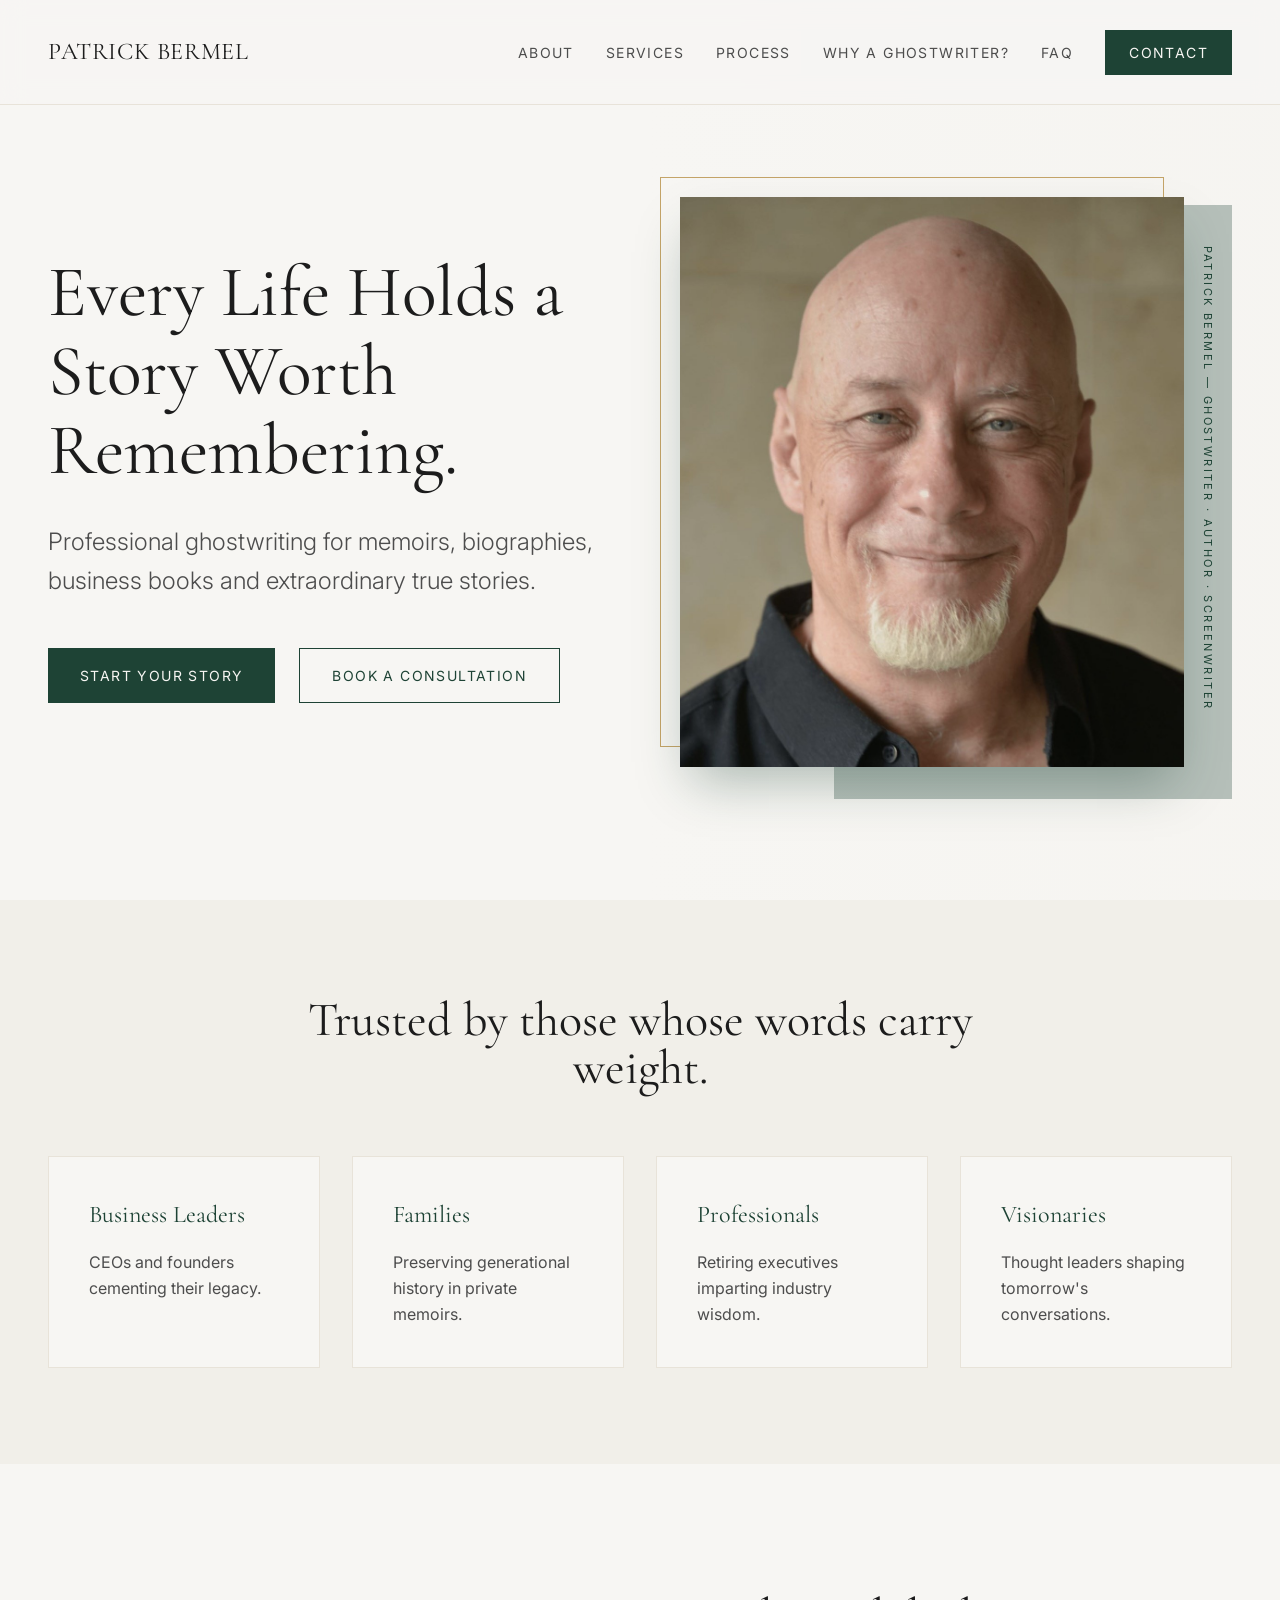
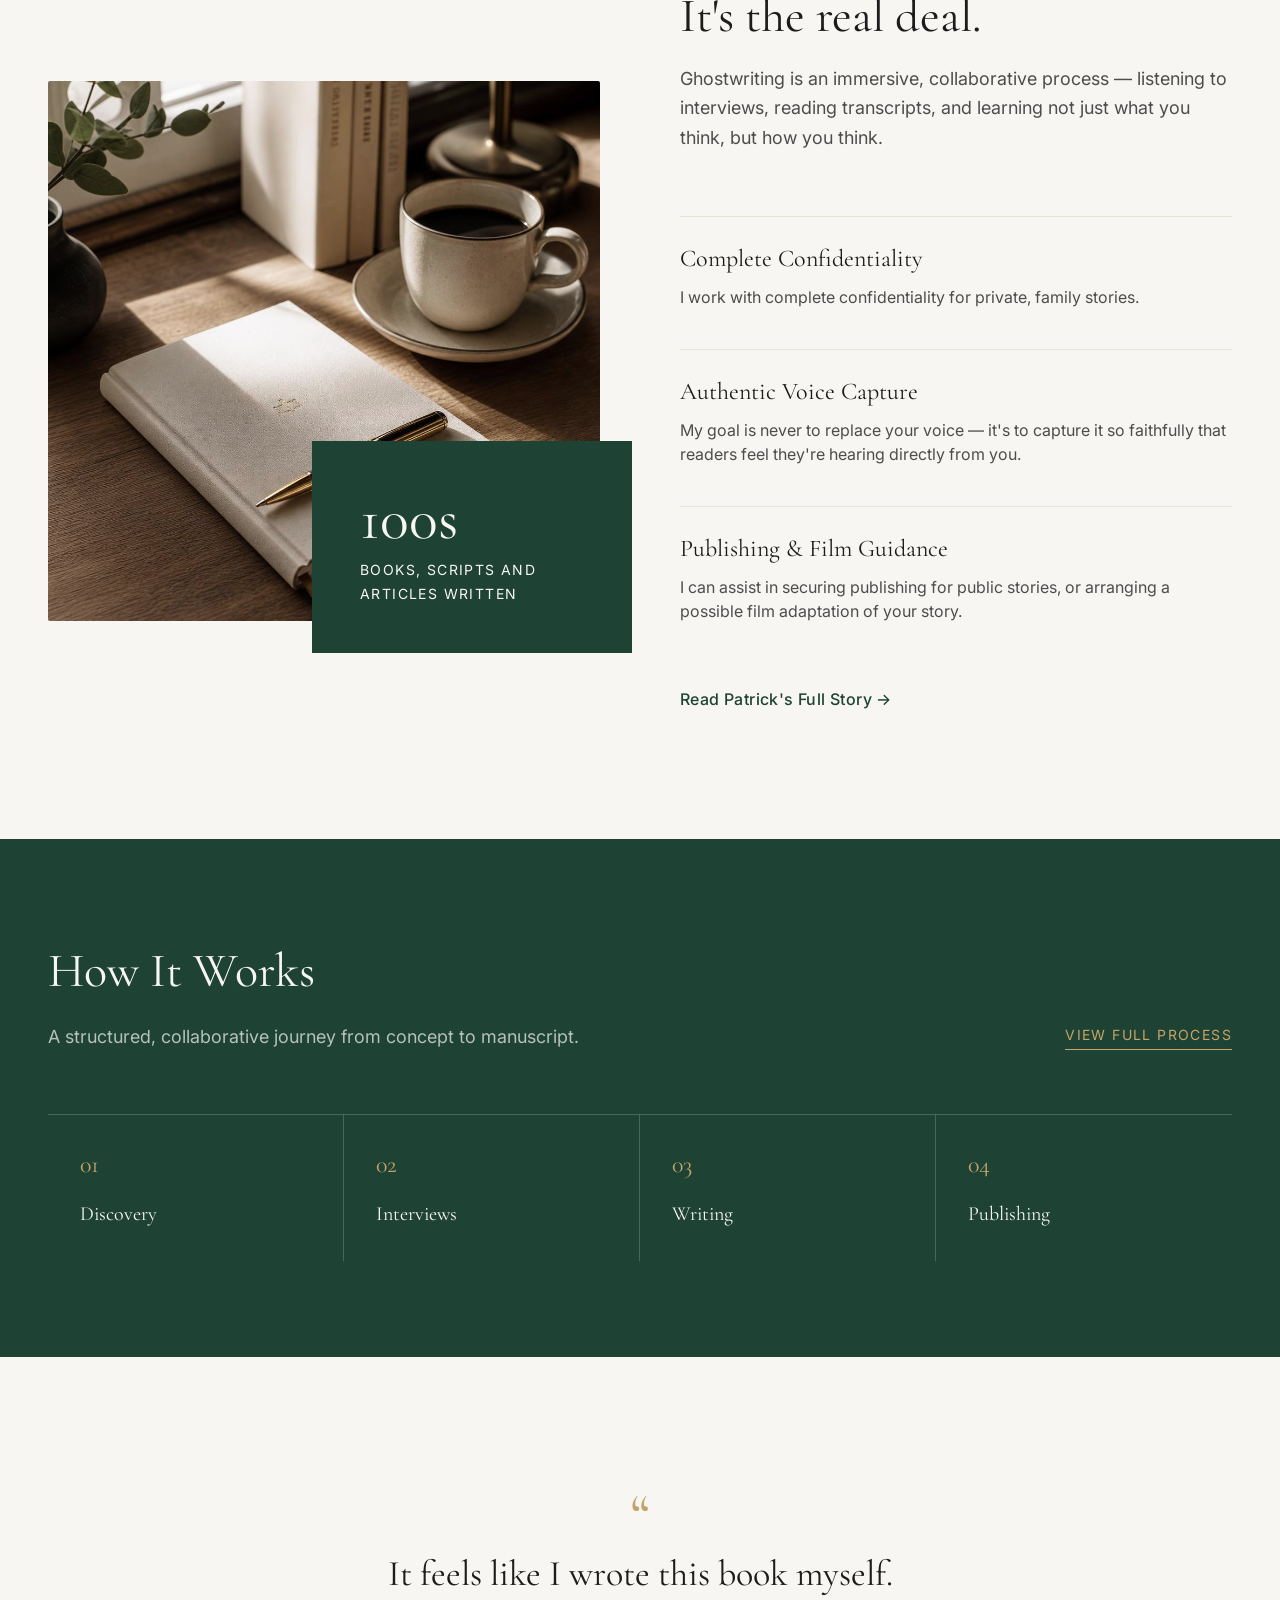
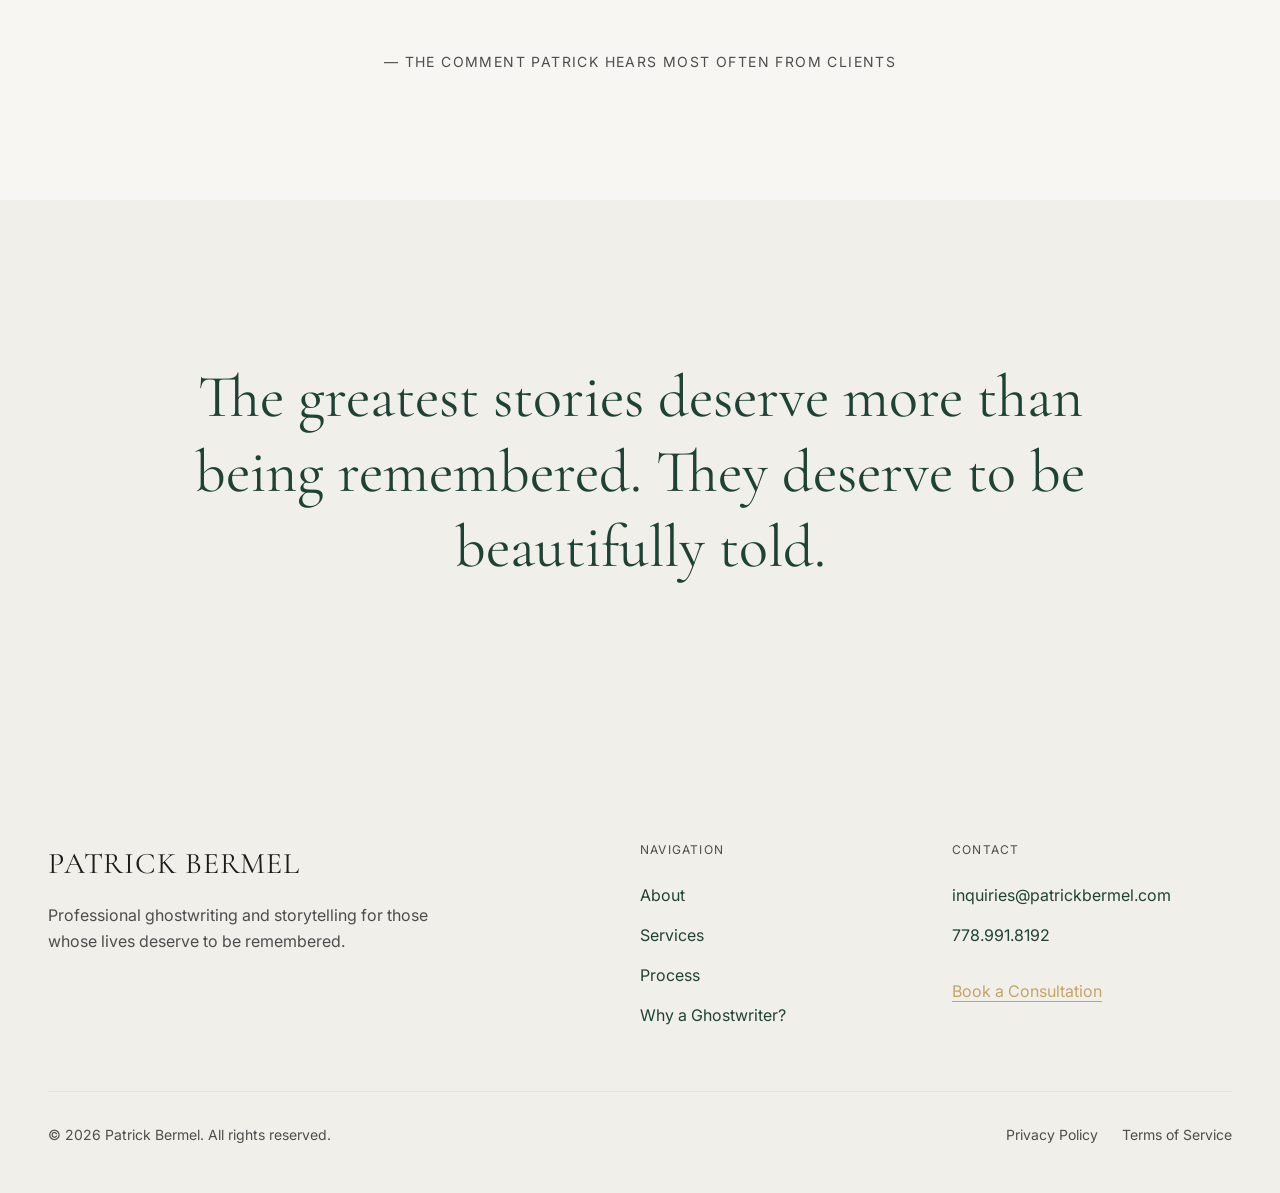
<file: index.html>
<!DOCTYPE html>
<html lang="en">
<head>
  <meta charset="UTF-8">
  <meta name="viewport" content="width=device-width, initial-scale=1.0, maximum-scale=1">
  <title>Patrick Bermel — Ghostwriter</title>
  <meta name="description" content="Patrick Bermel is a professional ghostwriter for memoirs, biographies, business books and extraordinary true stories.">
  <link rel="preconnect" href="https://fonts.googleapis.com">
  <link rel="preconnect" href="https://fonts.gstatic.com" crossorigin>
  <link href="https://fonts.googleapis.com/css2?family=Cormorant+Garamond:ital,wght@0,300;0,400;0,500;0,600;0,700;1,400;1,600&family=Inter:wght@300;400;500;600&display=swap" rel="stylesheet">
  <link rel="stylesheet" href="css/style.css">
  <link rel="preload" as="image" href="images/portrait.jpg">
  <script type="application/ld+json">
  {
    "@context": "https://schema.org",
    "@type": "Person",
    "name": "Patrick Bermel",
    "jobTitle": "Professional Ghostwriter",
    "description": "Professional ghostwriting for memoirs, biographies, business books and extraordinary true stories.",
    "telephone": "+1-778-991-8192",
    "email": "inquiries@patrickbermel.com",
    "image": "images/portrait.jpg"
  }
  </script>
</head>
<body>
  <a class="skip-link" href="#main">Skip to content</a>

  <header class="navbar">
    <div class="navbar-inner">
      <a href="index.html" class="brand">Patrick Bermel</a>
      <nav class="nav-desktop" aria-label="Main">
        <a class="nav-link" href="about.html">About</a>
        <a class="nav-link" href="services.html">Services</a>
        <a class="nav-link" href="process.html">Process</a>
        <a class="nav-link" href="why-hire-a-ghostwriter.html">Why a Ghostwriter?</a>
        <a class="nav-link" href="faq.html">FAQ</a>
        <a class="nav-contact" href="contact.html">Contact</a>
      </nav>
      <button class="nav-toggle" aria-expanded="false" aria-controls="nav-mobile" aria-label="Menu">
        <svg width="24" height="24" viewBox="0 0 24 24" fill="none" stroke="currentColor" stroke-width="2" stroke-linecap="round"><line x1="4" y1="7" x2="20" y2="7"/><line x1="4" y1="12" x2="20" y2="12"/><line x1="4" y1="17" x2="20" y2="17"/></svg>
      </button>
    </div>
    <div class="nav-mobile" id="nav-mobile">
      <div class="nav-mobile-inner">
        <a class="nav-link" href="about.html">About</a>
        <a class="nav-link" href="services.html">Services</a>
        <a class="nav-link" href="process.html">Process</a>
        <a class="nav-link" href="why-hire-a-ghostwriter.html">Why a Ghostwriter?</a>
        <a class="nav-link" href="faq.html">FAQ</a>
        <a class="nav-contact" href="contact.html">Contact</a>
      </div>
    </div>
  </header>

  <main id="main">

    <!-- Hero -->
    <section class="hero px-page">
      <div class="hero-gradient" aria-hidden="true"></div>
      <div class="hero-grid">
        <div class="hero-copy reveal">
          <h1>Every Life Holds a Story Worth Remembering.</h1>
          <p class="hero-sub">Professional ghostwriting for memoirs, biographies, business books and extraordinary true stories.</p>
          <div class="hero-actions">
            <a class="btn btn-primary" href="contact.html">Start Your Story</a>
            <a class="btn btn-outline" href="contact.html">Book a Consultation</a>
          </div>
        </div>
        <div class="hero-media reveal" style="--reveal-delay: 0.2s">
          <div class="portrait-scene">
            <div class="portrait-panel" aria-hidden="true"></div>
            <div class="portrait-line" aria-hidden="true"></div>
            <figure class="portrait-frame">
              <img src="images/portrait.jpg" alt="Patrick Bermel - Ghostwriter" width="1259" height="1231" fetchpriority="high">
            </figure>
            <span class="portrait-label" aria-hidden="true">Patrick Bermel — Ghostwriter · Author · Screenwriter</span>
          </div>
        </div>
      </div>
    </section>

    <!-- Who I Help -->
    <section class="py-24 px-page bg-secondary">
      <div class="max-w-7xl">
        <h2 class="section-title-center reveal">Trusted by those whose words carry weight.</h2>
        <div class="audience-grid">
          <div class="audience-card reveal">
            <h3>Business Leaders</h3>
            <p>CEOs and founders cementing their legacy.</p>
          </div>
          <div class="audience-card reveal" style="--reveal-delay: 0.1s">
            <h3>Families</h3>
            <p>Preserving generational history in private memoirs.</p>
          </div>
          <div class="audience-card reveal" style="--reveal-delay: 0.2s">
            <h3>Professionals</h3>
            <p>Retiring executives imparting industry wisdom.</p>
          </div>
          <div class="audience-card reveal" style="--reveal-delay: 0.3s">
            <h3>Visionaries</h3>
            <p>Thought leaders shaping tomorrow's conversations.</p>
          </div>
        </div>
      </div>
    </section>

    <!-- The invisible hand -->
    <section class="py-32 px-page">
      <div class="split-section">
        <div class="split-media reveal">
          <img src="images/desk.jpg" alt="Writer's Desk" loading="lazy">
          <div class="stat-box">
            <span class="stat-num">100s</span>
            <span class="stat-label">Books, scripts and articles written</span>
          </div>
        </div>
        <div class="split-copy">
          <div class="reveal">
            <h2>It's the real deal.</h2>
            <p class="split-lede">Ghostwriting is an immersive, collaborative process — listening to interviews, reading transcripts, and learning not just what you think, but how you think.</p>
          </div>
          <div class="feature-list">
            <div class="feature-item reveal" style="--reveal-delay: 0.1s">
              <h4>Complete Confidentiality</h4>
              <p>I work with complete confidentiality for private, family stories.</p>
            </div>
            <div class="feature-item reveal" style="--reveal-delay: 0.2s">
              <h4>Authentic Voice Capture</h4>
              <p>My goal is never to replace your voice — it's to capture it so faithfully that readers feel they're hearing directly from you.</p>
            </div>
            <div class="feature-item reveal" style="--reveal-delay: 0.3s">
              <h4>Publishing &amp; Film Guidance</h4>
              <p>I can assist in securing publishing for public stories, or arranging a possible film adaptation of your story.</p>
            </div>
          </div>
          <div class="reveal" style="--reveal-delay: 0.4s">
            <a class="text-link" href="about.html">Read Patrick's Full Story →</a>
          </div>
        </div>
      </div>
    </section>

    <!-- How It Works -->
    <section class="py-24 px-page bg-primary">
      <div class="max-w-7xl">
        <div class="how-head reveal">
          <div>
            <h2>How It Works</h2>
            <p>A structured, collaborative journey from concept to manuscript.</p>
          </div>
          <a class="how-link" href="process.html">View Full Process</a>
        </div>
        <div class="how-grid">
          <div class="how-step reveal">
            <span class="step-num">01</span>
            <h4>Discovery</h4>
          </div>
          <div class="how-step reveal" style="--reveal-delay: 0.1s">
            <span class="step-num">02</span>
            <h4>Interviews</h4>
          </div>
          <div class="how-step reveal" style="--reveal-delay: 0.2s">
            <span class="step-num">03</span>
            <h4>Writing</h4>
          </div>
          <div class="how-step reveal" style="--reveal-delay: 0.3s">
            <span class="step-num">04</span>
            <h4>Publishing</h4>
          </div>
        </div>
      </div>
    </section>

    <!-- Testimonial -->
    <section class="py-32 px-page">
      <div class="testimonial">
        <div class="reveal">
          <span class="quote-mark" aria-hidden="true">&ldquo;</span>
          <blockquote>
            <p>It feels like I wrote this book myself.</p>
          </blockquote>
          <div class="attribution">— The comment Patrick hears most often from clients</div>
        </div>
      </div>
    </section>

    <!-- Big quote -->
    <section class="py-40 px-page bg-secondary">
      <div class="big-quote reveal">
        <h2>The greatest stories deserve more than being remembered. They deserve to be beautifully told.</h2>
      </div>
    </section>

  </main>

  <footer class="footer">
    <div class="footer-grid">
      <div class="footer-brand">
        <a href="index.html" class="brand-mark">Patrick Bermel</a>
        <p>Professional ghostwriting and storytelling for those whose lives deserve to be remembered.</p>
      </div>
      <div>
        <h4>Navigation</h4>
        <ul>
          <li><a href="about.html">About</a></li>
          <li><a href="services.html">Services</a></li>
          <li><a href="process.html">Process</a></li>
          <li><a href="why-hire-a-ghostwriter.html">Why a Ghostwriter?</a></li>
        </ul>
      </div>
      <div>
        <h4>Contact</h4>
        <ul>
          <li><a href="mailto:inquiries@patrickbermel.com">inquiries@patrickbermel.com</a></li>
          <li><a href="tel:+17789918192">778.991.8192</a></li>
          <li style="padding-top: 1rem"><a class="book-link" href="contact.html">Book a Consultation</a></li>
        </ul>
      </div>
    </div>
    <div class="footer-bottom">
      <p>© <span data-year>2026</span> Patrick Bermel. All rights reserved.</p>
      <div class="legal">
        <a href="#">Privacy Policy</a>
        <a href="#">Terms of Service</a>
      </div>
    </div>
  </footer>

  <script src="js/main.js" defer></script>
</body>
</html>
</file>
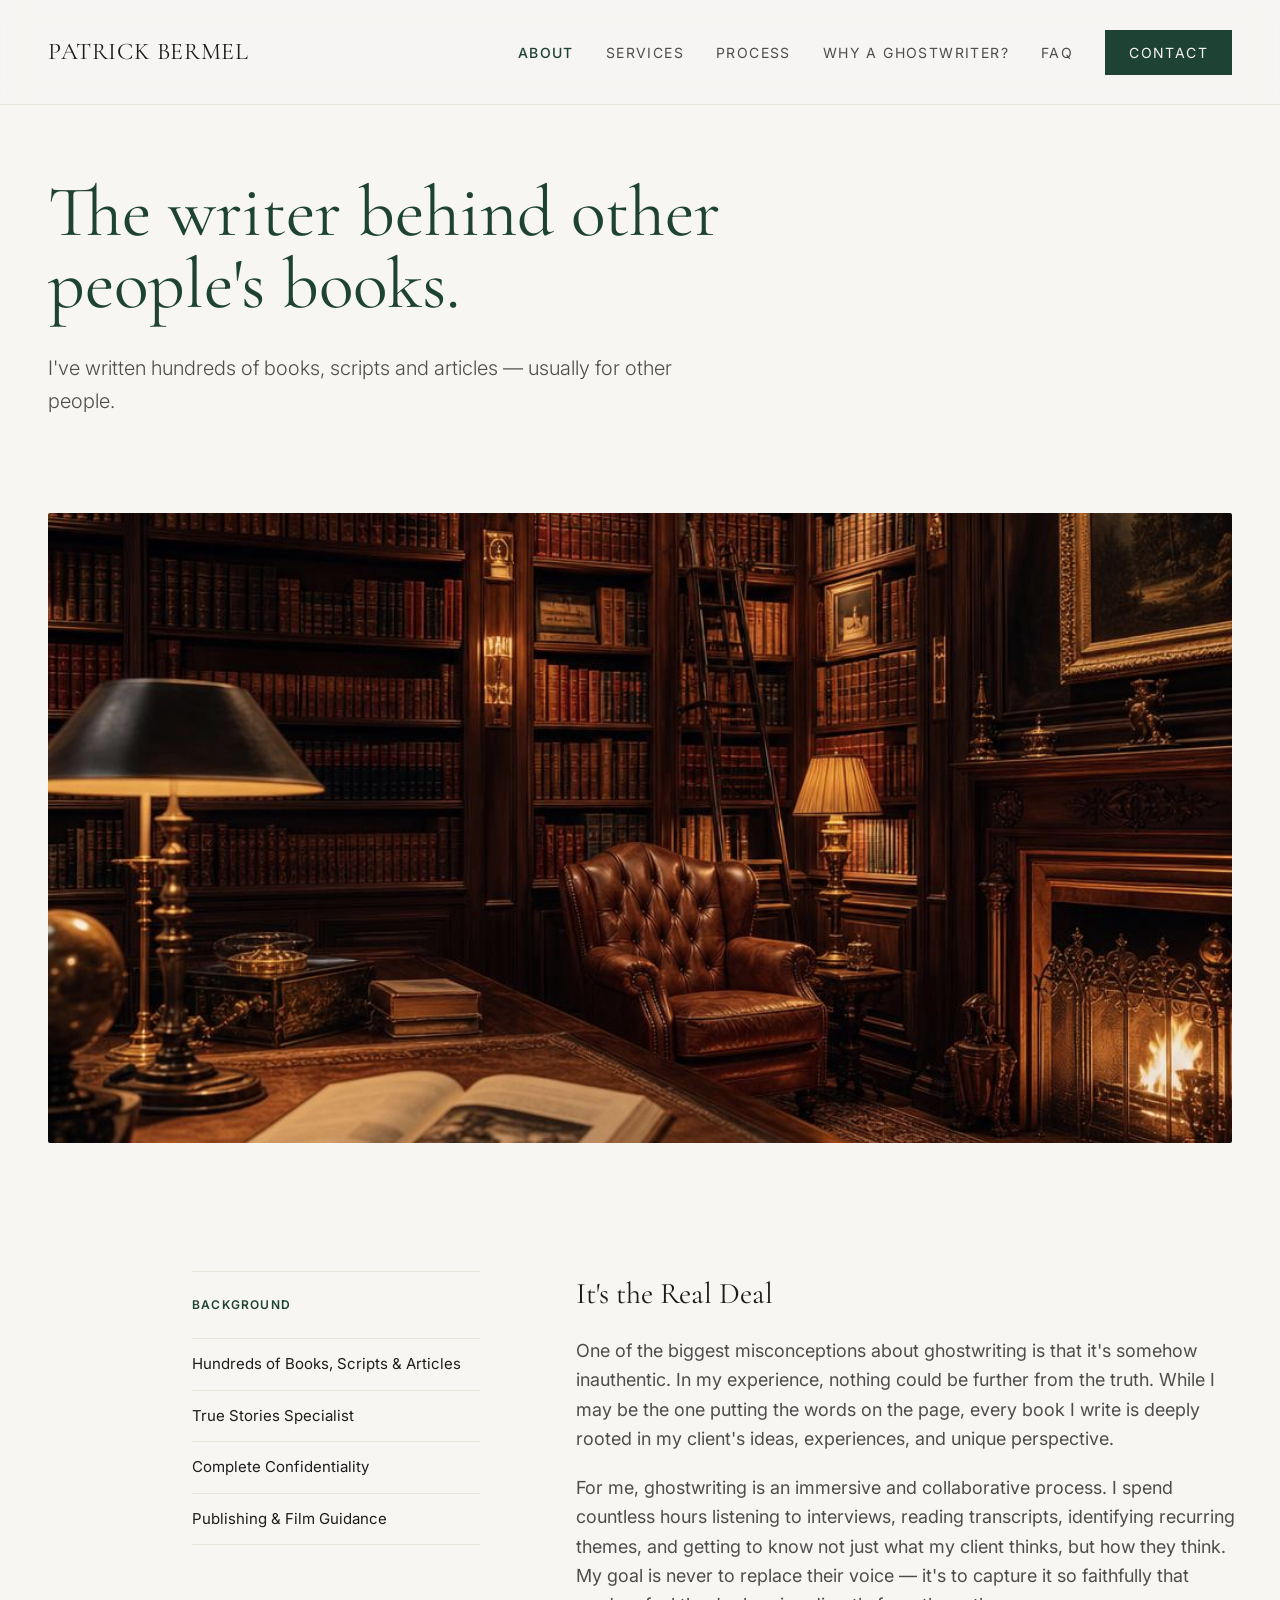
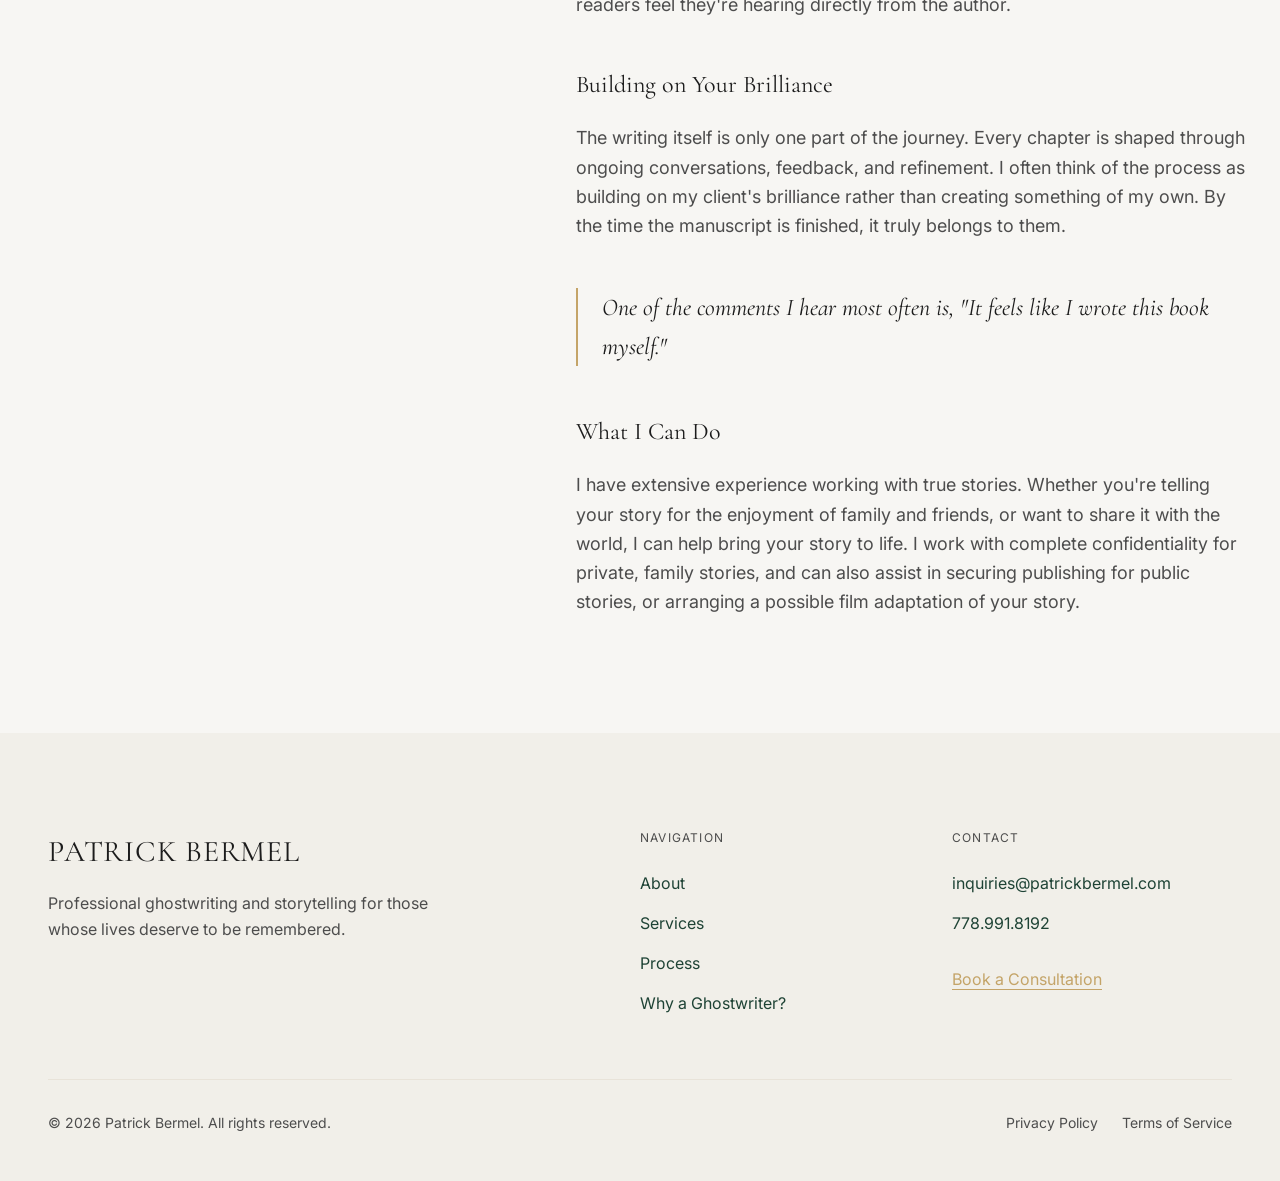
<file: about.html>
<!DOCTYPE html>
<html lang="en">
<head>
  <meta charset="UTF-8">
  <meta name="viewport" content="width=device-width, initial-scale=1.0, maximum-scale=1">
  <title>About — Patrick Bermel — Ghostwriter</title>
  <meta name="description" content="Patrick Bermel has written hundreds of books, scripts and articles — usually for other people. The writer behind other people's books.">
  <link rel="preconnect" href="https://fonts.googleapis.com">
  <link rel="preconnect" href="https://fonts.gstatic.com" crossorigin>
  <link href="https://fonts.googleapis.com/css2?family=Cormorant+Garamond:ital,wght@0,300;0,400;0,500;0,600;0,700;1,400;1,600&family=Inter:wght@300;400;500;600&display=swap" rel="stylesheet">
  <link rel="stylesheet" href="css/style.css">
</head>
<body>
  <a class="skip-link" href="#main">Skip to content</a>

  <header class="navbar">
    <div class="navbar-inner">
      <a href="index.html" class="brand">Patrick Bermel</a>
      <nav class="nav-desktop" aria-label="Main">
        <a class="nav-link" href="about.html" aria-current="page">About</a>
        <a class="nav-link" href="services.html">Services</a>
        <a class="nav-link" href="process.html">Process</a>
        <a class="nav-link" href="why-hire-a-ghostwriter.html">Why a Ghostwriter?</a>
        <a class="nav-link" href="faq.html">FAQ</a>
        <a class="nav-contact" href="contact.html">Contact</a>
      </nav>
      <button class="nav-toggle" aria-expanded="false" aria-controls="nav-mobile" aria-label="Menu">
        <svg width="24" height="24" viewBox="0 0 24 24" fill="none" stroke="currentColor" stroke-width="2" stroke-linecap="round"><line x1="4" y1="7" x2="20" y2="7"/><line x1="4" y1="12" x2="20" y2="12"/><line x1="4" y1="17" x2="20" y2="17"/></svg>
      </button>
    </div>
    <div class="nav-mobile" id="nav-mobile">
      <div class="nav-mobile-inner">
        <a class="nav-link" href="about.html" aria-current="page">About</a>
        <a class="nav-link" href="services.html">Services</a>
        <a class="nav-link" href="process.html">Process</a>
        <a class="nav-link" href="why-hire-a-ghostwriter.html">Why a Ghostwriter?</a>
        <a class="nav-link" href="faq.html">FAQ</a>
        <a class="nav-contact" href="contact.html">Contact</a>
      </div>
    </div>
  </header>

  <main id="main" class="page-wrap">

    <section class="px-page page-head">
      <div class="max-w-7xl">
        <h1 class="reveal" style="max-width: 56rem">The writer behind other people's books.</h1>
        <p class="page-sub reveal" style="--reveal-delay: 0.1s; font-size: 1.25rem; max-width: 42rem">I've written hundreds of books, scripts and articles — usually for other people.</p>
      </div>
    </section>

    <section class="px-page image-band">
      <div class="band-frame reveal">
        <img src="images/library.jpg" alt="Library" loading="lazy">
      </div>
    </section>

    <section class="px-page">
      <div class="about-grid">
        <aside class="about-aside">
          <div class="aside-box reveal">
            <h3>Background</h3>
            <ul>
              <li>Hundreds of Books, Scripts &amp; Articles</li>
              <li>True Stories Specialist</li>
              <li>Complete Confidentiality</li>
              <li>Publishing &amp; Film Guidance</li>
            </ul>
          </div>
        </aside>
        <article class="about-prose">
          <div class="reveal">
            <h2>It's the Real Deal</h2>
            <p>One of the biggest misconceptions about ghostwriting is that it's somehow inauthentic. In my experience, nothing could be further from the truth. While I may be the one putting the words on the page, every book I write is deeply rooted in my client's ideas, experiences, and unique perspective.</p>
            <p>For me, ghostwriting is an immersive and collaborative process. I spend countless hours listening to interviews, reading transcripts, identifying recurring themes, and getting to know not just what my client thinks, but how they think. My goal is never to replace their voice — it's to capture it so faithfully that readers feel they're hearing directly from the author.</p>
          </div>
          <div class="reveal">
            <h3>Building on Your Brilliance</h3>
            <p>The writing itself is only one part of the journey. Every chapter is shaped through ongoing conversations, feedback, and refinement. I often think of the process as building on my client's brilliance rather than creating something of my own. By the time the manuscript is finished, it truly belongs to them.</p>
            <blockquote>
              <p>One of the comments I hear most often is, "It feels like I wrote this book myself."</p>
            </blockquote>
          </div>
          <div class="reveal">
            <h3>What I Can Do</h3>
            <p>I have extensive experience working with true stories. Whether you're telling your story for the enjoyment of family and friends, or want to share it with the world, I can help bring your story to life. I work with complete confidentiality for private, family stories, and can also assist in securing publishing for public stories, or arranging a possible film adaptation of your story.</p>
          </div>
        </article>
      </div>
    </section>

  </main>

  <footer class="footer">
    <div class="footer-grid">
      <div class="footer-brand">
        <a href="index.html" class="brand-mark">Patrick Bermel</a>
        <p>Professional ghostwriting and storytelling for those whose lives deserve to be remembered.</p>
      </div>
      <div>
        <h4>Navigation</h4>
        <ul>
          <li><a href="about.html">About</a></li>
          <li><a href="services.html">Services</a></li>
          <li><a href="process.html">Process</a></li>
          <li><a href="why-hire-a-ghostwriter.html">Why a Ghostwriter?</a></li>
        </ul>
      </div>
      <div>
        <h4>Contact</h4>
        <ul>
          <li><a href="mailto:inquiries@patrickbermel.com">inquiries@patrickbermel.com</a></li>
          <li><a href="tel:+17789918192">778.991.8192</a></li>
          <li style="padding-top: 1rem"><a class="book-link" href="contact.html">Book a Consultation</a></li>
        </ul>
      </div>
    </div>
    <div class="footer-bottom">
      <p>© <span data-year>2026</span> Patrick Bermel. All rights reserved.</p>
      <div class="legal">
        <a href="#">Privacy Policy</a>
        <a href="#">Terms of Service</a>
      </div>
    </div>
  </footer>

  <script src="js/main.js" defer></script>
</body>
</html>
</file>
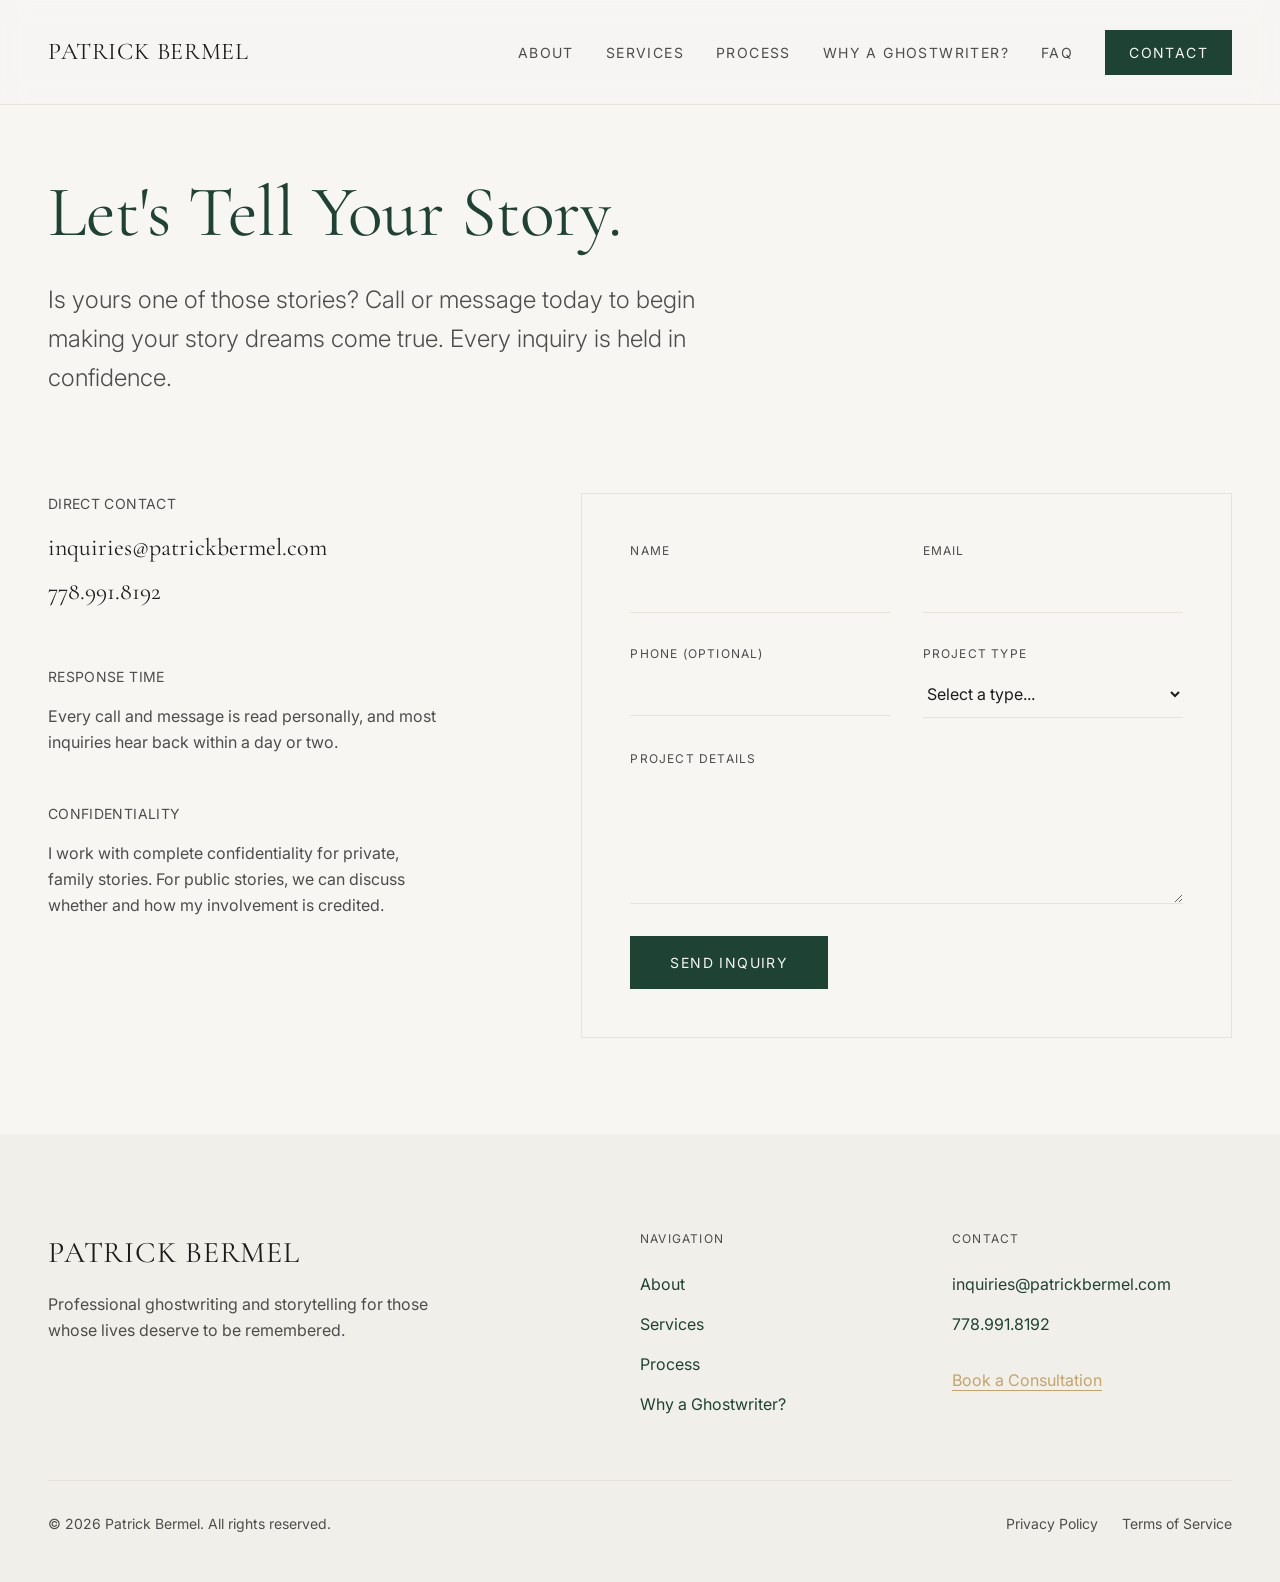
<file: contact.html>
<!DOCTYPE html>
<html lang="en">
<head>
  <meta charset="UTF-8">
  <meta name="viewport" content="width=device-width, initial-scale=1.0, maximum-scale=1">
  <title>Contact — Patrick Bermel — Ghostwriter</title>
  <meta name="description" content="Let's tell your story. All inquiries are held in strict confidence. Book a consultation with professional ghostwriter Patrick Bermel.">
  <link rel="preconnect" href="https://fonts.googleapis.com">
  <link rel="preconnect" href="https://fonts.gstatic.com" crossorigin>
  <link href="https://fonts.googleapis.com/css2?family=Cormorant+Garamond:ital,wght@0,300;0,400;0,500;0,600;0,700;1,400;1,600&family=Inter:wght@300;400;500;600&display=swap" rel="stylesheet">
  <link rel="stylesheet" href="css/style.css">
</head>
<body>
  <a class="skip-link" href="#main">Skip to content</a>

  <header class="navbar">
    <div class="navbar-inner">
      <a href="index.html" class="brand">Patrick Bermel</a>
      <nav class="nav-desktop" aria-label="Main">
        <a class="nav-link" href="about.html">About</a>
        <a class="nav-link" href="services.html">Services</a>
        <a class="nav-link" href="process.html">Process</a>
        <a class="nav-link" href="why-hire-a-ghostwriter.html">Why a Ghostwriter?</a>
        <a class="nav-link" href="faq.html">FAQ</a>
        <a class="nav-contact" href="contact.html">Contact</a>
      </nav>
      <button class="nav-toggle" aria-expanded="false" aria-controls="nav-mobile" aria-label="Menu">
        <svg width="24" height="24" viewBox="0 0 24 24" fill="none" stroke="currentColor" stroke-width="2" stroke-linecap="round"><line x1="4" y1="7" x2="20" y2="7"/><line x1="4" y1="12" x2="20" y2="12"/><line x1="4" y1="17" x2="20" y2="17"/></svg>
      </button>
    </div>
    <div class="nav-mobile" id="nav-mobile">
      <div class="nav-mobile-inner">
        <a class="nav-link" href="about.html">About</a>
        <a class="nav-link" href="services.html">Services</a>
        <a class="nav-link" href="process.html">Process</a>
        <a class="nav-link" href="why-hire-a-ghostwriter.html">Why a Ghostwriter?</a>
        <a class="nav-link" href="faq.html">FAQ</a>
        <a class="nav-contact" href="contact.html">Contact</a>
      </div>
    </div>
  </header>

  <main id="main" class="page-wrap">

    <section class="px-page page-head">
      <div class="max-w-7xl">
        <h1 class="reveal" style="max-width: 56rem">Let's Tell Your Story.</h1>
        <p class="page-sub reveal" style="--reveal-delay: 0.1s; max-width: 42rem">Is yours one of those stories? Call or message today to begin making your story dreams come true. Every inquiry is held in confidence.</p>
      </div>
    </section>

    <section class="px-page">
      <div class="contact-grid">

        <div class="contact-info">
          <div class="reveal">
            <h4>Direct Contact</h4>
            <a class="contact-big" href="mailto:inquiries@patrickbermel.com">inquiries@patrickbermel.com</a>
            <a class="contact-big" href="tel:+17789918192">778.991.8192</a>
          </div>
          <div class="reveal" style="--reveal-delay: 0.1s">
            <h4>Response Time</h4>
            <p>Every call and message is read personally, and most inquiries hear back within a day or two.</p>
          </div>
          <div class="reveal" style="--reveal-delay: 0.2s">
            <h4>Confidentiality</h4>
            <p class="conf-note">I work with complete confidentiality for private, family stories. For public stories, we can discuss whether and how my involvement is credited.</p>
          </div>
        </div>

        <div class="contact-form-col">
          <form id="contact-form" class="contact-form reveal" novalidate>
            <div class="form-row">
              <div class="form-field">
                <label for="cf-name">Name</label>
                <input type="text" id="cf-name" name="name" autocomplete="name" required>
              </div>
              <div class="form-field">
                <label for="cf-email">Email</label>
                <input type="email" id="cf-email" name="email" autocomplete="email" required>
              </div>
            </div>
            <div class="form-row">
              <div class="form-field">
                <label for="cf-phone">Phone (Optional)</label>
                <input type="tel" id="cf-phone" name="phone" autocomplete="tel">
              </div>
              <div class="form-field">
                <label for="cf-type">Project Type</label>
                <select id="cf-type" name="project-type" required>
                  <option value="">Select a type...</option>
                  <option>Memoir / Biography</option>
                  <option>Business Book / Thought Leadership</option>
                  <option>Family History</option>
                  <option>Publishing / Film Consulting</option>
                  <option>Other</option>
                </select>
              </div>
            </div>
            <div class="form-field">
              <label for="cf-message">Project Details</label>
              <textarea id="cf-message" name="message" required></textarea>
            </div>
            <button type="submit" class="btn btn-primary">Send Inquiry</button>
          </form>

          <div class="form-success" id="form-success" role="status">
            <h3>Thank you.</h3>
            <p>Your inquiry has been received. Patrick reads every message personally and will reply soon — usually within one to two business days.</p>
            <p>If you'd rather talk now: <a href="tel:+17789918192" style="color: var(--accent); text-decoration: underline; text-underline-offset: 4px">778.991.8192</a></p>
          </div>
        </div>

      </div>
    </section>

  </main>

  <footer class="footer">
    <div class="footer-grid">
      <div class="footer-brand">
        <a href="index.html" class="brand-mark">Patrick Bermel</a>
        <p>Professional ghostwriting and storytelling for those whose lives deserve to be remembered.</p>
      </div>
      <div>
        <h4>Navigation</h4>
        <ul>
          <li><a href="about.html">About</a></li>
          <li><a href="services.html">Services</a></li>
          <li><a href="process.html">Process</a></li>
          <li><a href="why-hire-a-ghostwriter.html">Why a Ghostwriter?</a></li>
        </ul>
      </div>
      <div>
        <h4>Contact</h4>
        <ul>
          <li><a href="mailto:inquiries@patrickbermel.com">inquiries@patrickbermel.com</a></li>
          <li><a href="tel:+17789918192">778.991.8192</a></li>
          <li style="padding-top: 1rem"><a class="book-link" href="contact.html">Book a Consultation</a></li>
        </ul>
      </div>
    </div>
    <div class="footer-bottom">
      <p>© <span data-year>2026</span> Patrick Bermel. All rights reserved.</p>
      <div class="legal">
        <a href="#">Privacy Policy</a>
        <a href="#">Terms of Service</a>
      </div>
    </div>
  </footer>

  <script src="js/main.js" defer></script>
</body>
</html>
</file>
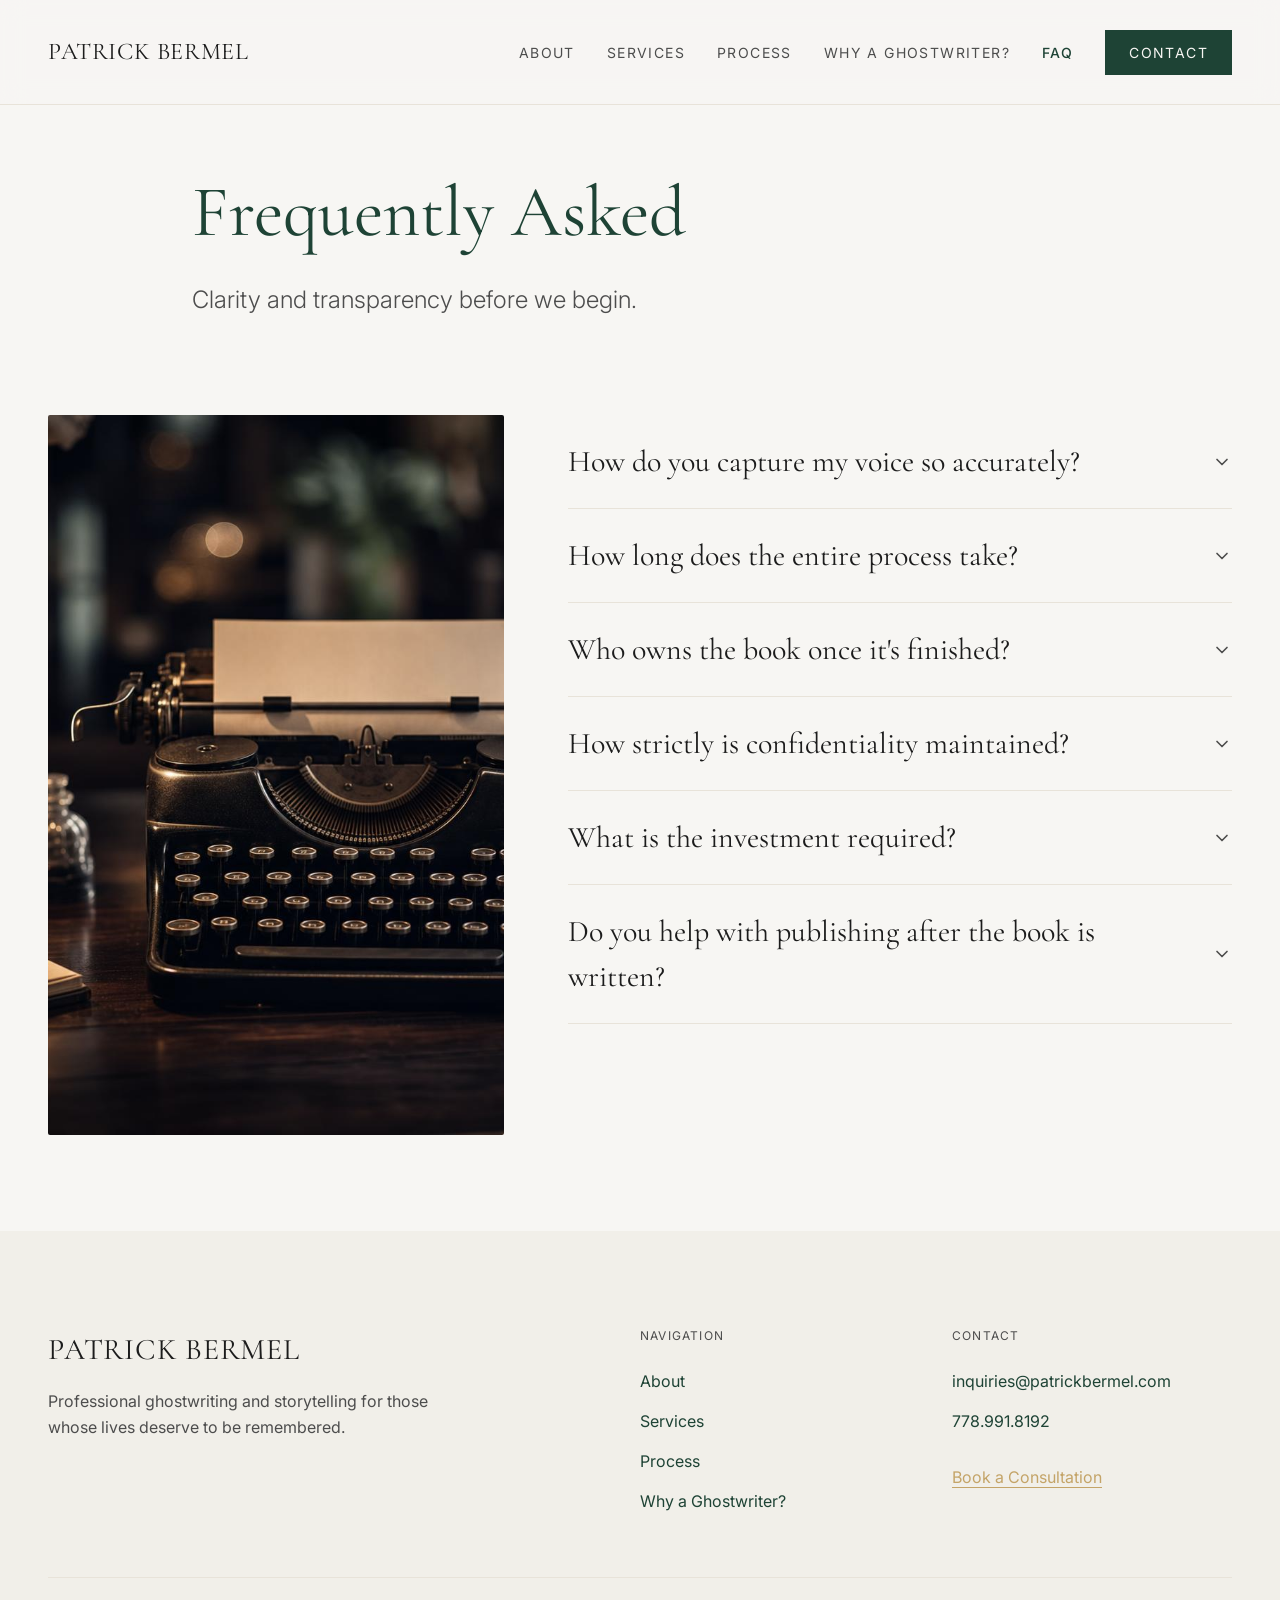
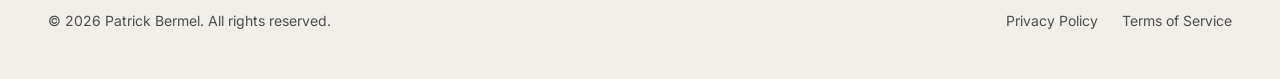
<file: faq.html>
<!DOCTYPE html>
<html lang="en">
<head>
  <meta charset="UTF-8">
  <meta name="viewport" content="width=device-width, initial-scale=1.0, maximum-scale=1">
  <title>FAQ — Patrick Bermel — Ghostwriter</title>
  <meta name="description" content="Clarity and transparency before we begin. Answers on voice capture, timelines, ownership, confidentiality, investment and publishing.">
  <link rel="preconnect" href="https://fonts.googleapis.com">
  <link rel="preconnect" href="https://fonts.gstatic.com" crossorigin>
  <link href="https://fonts.googleapis.com/css2?family=Cormorant+Garamond:ital,wght@0,300;0,400;0,500;0,600;0,700;1,400;1,600&family=Inter:wght@300;400;500;600&display=swap" rel="stylesheet">
  <link rel="stylesheet" href="css/style.css">
  <script type="application/ld+json">
  {
    "@context": "https://schema.org",
    "@type": "FAQPage",
    "mainEntity": [
      {"@type": "Question", "name": "How do you capture my voice so accurately?", "acceptedAnswer": {"@type": "Answer", "text": "My goal is never to replace your voice — it's to capture it so faithfully that readers feel they're hearing directly from you. I spend countless hours listening to interviews and reading transcripts, identifying recurring themes and getting to know not just what you think, but how you think. One of the comments I hear most often is, 'It feels like I wrote this book myself.'"}},
      {"@type": "Question", "name": "How long does the entire process take?", "acceptedAnswer": {"@type": "Answer", "text": "From our first conversation to a completed manuscript, most projects take between eight and twelve months, depending on the complexity of the book and your schedule. Occasionally a shorter project comes together much more quickly — I once completed a shorter manuscript in three months, published a month later. The exception, not the rule."}},
      {"@type": "Question", "name": "Who owns the book once it's finished?", "acceptedAnswer": {"@type": "Answer", "text": "It's yours. The book is built around your ideas, your experiences and your voice, and by the time the manuscript is finished, it truly belongs to you."}},
      {"@type": "Question", "name": "How strictly is confidentiality maintained?", "acceptedAnswer": {"@type": "Answer", "text": "I work with complete confidentiality for private, family stories, and every conversation is treated accordingly. For public stories, we can also discuss whether and how my involvement is credited."}},
      {"@type": "Question", "name": "What is the investment required?", "acceptedAnswer": {"@type": "Answer", "text": "Hiring a professional ghostwriter is a significant investment, and it's worth knowing what to expect. According to Reedsy, a professionally ghostwritten nonfiction book — memoirs, biographies, and similar projects — typically costs between $18,000 and $50,000. I take on a limited number of projects at a time, which allows me to offer experienced, professional ghostwriting at a more affordable rate than that industry standard. If your project feels like the right fit, reach out and let's talk — together we'll find a price and payment plan that works for you."}},
      {"@type": "Question", "name": "Do you help with publishing after the book is written?", "acceptedAnswer": {"@type": "Answer", "text": "Yes. For stories meant for the world, I can assist in securing publishing for public stories, or arranging a possible film adaptation of your story."}}
    ]
  }
  </script>
</head>
<body>
  <a class="skip-link" href="#main">Skip to content</a>

  <header class="navbar">
    <div class="navbar-inner">
      <a href="index.html" class="brand">Patrick Bermel</a>
      <nav class="nav-desktop" aria-label="Main">
        <a class="nav-link" href="about.html">About</a>
        <a class="nav-link" href="services.html">Services</a>
        <a class="nav-link" href="process.html">Process</a>
        <a class="nav-link" href="why-hire-a-ghostwriter.html">Why a Ghostwriter?</a>
        <a class="nav-link" href="faq.html" aria-current="page">FAQ</a>
        <a class="nav-contact" href="contact.html">Contact</a>
      </nav>
      <button class="nav-toggle" aria-expanded="false" aria-controls="nav-mobile" aria-label="Menu">
        <svg width="24" height="24" viewBox="0 0 24 24" fill="none" stroke="currentColor" stroke-width="2" stroke-linecap="round"><line x1="4" y1="7" x2="20" y2="7"/><line x1="4" y1="12" x2="20" y2="12"/><line x1="4" y1="17" x2="20" y2="17"/></svg>
      </button>
    </div>
    <div class="nav-mobile" id="nav-mobile">
      <div class="nav-mobile-inner">
        <a class="nav-link" href="about.html">About</a>
        <a class="nav-link" href="services.html">Services</a>
        <a class="nav-link" href="process.html">Process</a>
        <a class="nav-link" href="why-hire-a-ghostwriter.html">Why a Ghostwriter?</a>
        <a class="nav-link" href="faq.html" aria-current="page">FAQ</a>
        <a class="nav-contact" href="contact.html">Contact</a>
      </div>
    </div>
  </header>

  <main id="main" class="page-wrap">

    <section class="px-page page-head">
      <div class="max-w-4xl">
        <h1 class="reveal">Frequently Asked</h1>
        <p class="page-sub reveal" style="--reveal-delay: 0.1s">Clarity and transparency before we begin.</p>
      </div>
    </section>

    <section class="px-page">
      <div class="faq-grid">
        <div class="faq-media">
          <div class="sticky-frame reveal">
            <img src="images/typewriter.jpg" alt="Typewriter" loading="lazy">
          </div>
        </div>
        <div class="faq-accordion reveal">
          <div class="accordion">

            <div class="accordion-item">
              <h2 style="display: contents"><button class="accordion-trigger" aria-expanded="false">How do you capture my voice so accurately?<svg viewBox="0 0 24 24" fill="none" stroke="currentColor" stroke-width="2" stroke-linecap="round" stroke-linejoin="round" aria-hidden="true"><polyline points="6 9 12 15 18 9"/></svg></button></h2>
              <div class="accordion-content"><div class="accordion-content-inner">
                <p>My goal is never to replace your voice — it's to capture it so faithfully that readers feel they're hearing directly from you. I spend countless hours listening to interviews and reading transcripts, identifying recurring themes and getting to know not just what you think, but how you think.</p>
                <p>One of the comments I hear most often is, "It feels like I wrote this book myself."</p>
              </div></div>
            </div>

            <div class="accordion-item">
              <h2 style="display: contents"><button class="accordion-trigger" aria-expanded="false">How long does the entire process take?<svg viewBox="0 0 24 24" fill="none" stroke="currentColor" stroke-width="2" stroke-linecap="round" stroke-linejoin="round" aria-hidden="true"><polyline points="6 9 12 15 18 9"/></svg></button></h2>
              <div class="accordion-content"><div class="accordion-content-inner">
                <p>From our first conversation to a completed manuscript, most projects take between eight and twelve months, depending on the complexity of the book and your schedule. Occasionally a shorter project comes together much more quickly — I once completed a shorter manuscript in three months, published a month later. The exception, not the rule, but proof it can move quickly when circumstances allow.</p>
              </div></div>
            </div>

            <div class="accordion-item">
              <h2 style="display: contents"><button class="accordion-trigger" aria-expanded="false">Who owns the book once it's finished?<svg viewBox="0 0 24 24" fill="none" stroke="currentColor" stroke-width="2" stroke-linecap="round" stroke-linejoin="round" aria-hidden="true"><polyline points="6 9 12 15 18 9"/></svg></button></h2>
              <div class="accordion-content"><div class="accordion-content-inner">
                <p>It's yours. The book is built around your ideas, your experiences and your voice, and by the time the manuscript is finished, it truly belongs to you.</p>
              </div></div>
            </div>

            <div class="accordion-item">
              <h2 style="display: contents"><button class="accordion-trigger" aria-expanded="false">How strictly is confidentiality maintained?<svg viewBox="0 0 24 24" fill="none" stroke="currentColor" stroke-width="2" stroke-linecap="round" stroke-linejoin="round" aria-hidden="true"><polyline points="6 9 12 15 18 9"/></svg></button></h2>
              <div class="accordion-content"><div class="accordion-content-inner">
                <p>I work with complete confidentiality for private, family stories, and every conversation is treated accordingly. For public stories, we can also discuss whether and how my involvement is credited.</p>
              </div></div>
            </div>

            <div class="accordion-item">
              <h2 style="display: contents"><button class="accordion-trigger" aria-expanded="false">What is the investment required?<svg viewBox="0 0 24 24" fill="none" stroke="currentColor" stroke-width="2" stroke-linecap="round" stroke-linejoin="round" aria-hidden="true"><polyline points="6 9 12 15 18 9"/></svg></button></h2>
              <div class="accordion-content"><div class="accordion-content-inner">
                <p>Hiring a professional ghostwriter is a significant investment, and it's worth knowing what to expect. According to Reedsy, a professionally ghostwritten nonfiction book — memoirs, biographies, and similar projects — typically costs between $18,000 and $50,000.</p>
                <p>I take on a limited number of projects at a time, which allows me to offer experienced, professional ghostwriting at a more affordable rate than that industry standard. If your project feels like the right fit, reach out and let's talk — together we'll find a price and payment plan that works for you.</p>
              </div></div>
            </div>

            <div class="accordion-item">
              <h2 style="display: contents"><button class="accordion-trigger" aria-expanded="false">Do you help with publishing after the book is written?<svg viewBox="0 0 24 24" fill="none" stroke="currentColor" stroke-width="2" stroke-linecap="round" stroke-linejoin="round" aria-hidden="true"><polyline points="6 9 12 15 18 9"/></svg></button></h2>
              <div class="accordion-content"><div class="accordion-content-inner">
                <p>Yes. For stories meant for the world, I can assist in securing publishing for public stories, or arranging a possible film adaptation of your story.</p>
              </div></div>
            </div>

          </div>
        </div>
      </div>
    </section>

  </main>

  <footer class="footer">
    <div class="footer-grid">
      <div class="footer-brand">
        <a href="index.html" class="brand-mark">Patrick Bermel</a>
        <p>Professional ghostwriting and storytelling for those whose lives deserve to be remembered.</p>
      </div>
      <div>
        <h4>Navigation</h4>
        <ul>
          <li><a href="about.html">About</a></li>
          <li><a href="services.html">Services</a></li>
          <li><a href="process.html">Process</a></li>
          <li><a href="why-hire-a-ghostwriter.html">Why a Ghostwriter?</a></li>
        </ul>
      </div>
      <div>
        <h4>Contact</h4>
        <ul>
          <li><a href="mailto:inquiries@patrickbermel.com">inquiries@patrickbermel.com</a></li>
          <li><a href="tel:+17789918192">778.991.8192</a></li>
          <li style="padding-top: 1rem"><a class="book-link" href="contact.html">Book a Consultation</a></li>
        </ul>
      </div>
    </div>
    <div class="footer-bottom">
      <p>© <span data-year>2026</span> Patrick Bermel. All rights reserved.</p>
      <div class="legal">
        <a href="#">Privacy Policy</a>
        <a href="#">Terms of Service</a>
      </div>
    </div>
  </footer>

  <script src="js/main.js" defer></script>
</body>
</html>
</file>
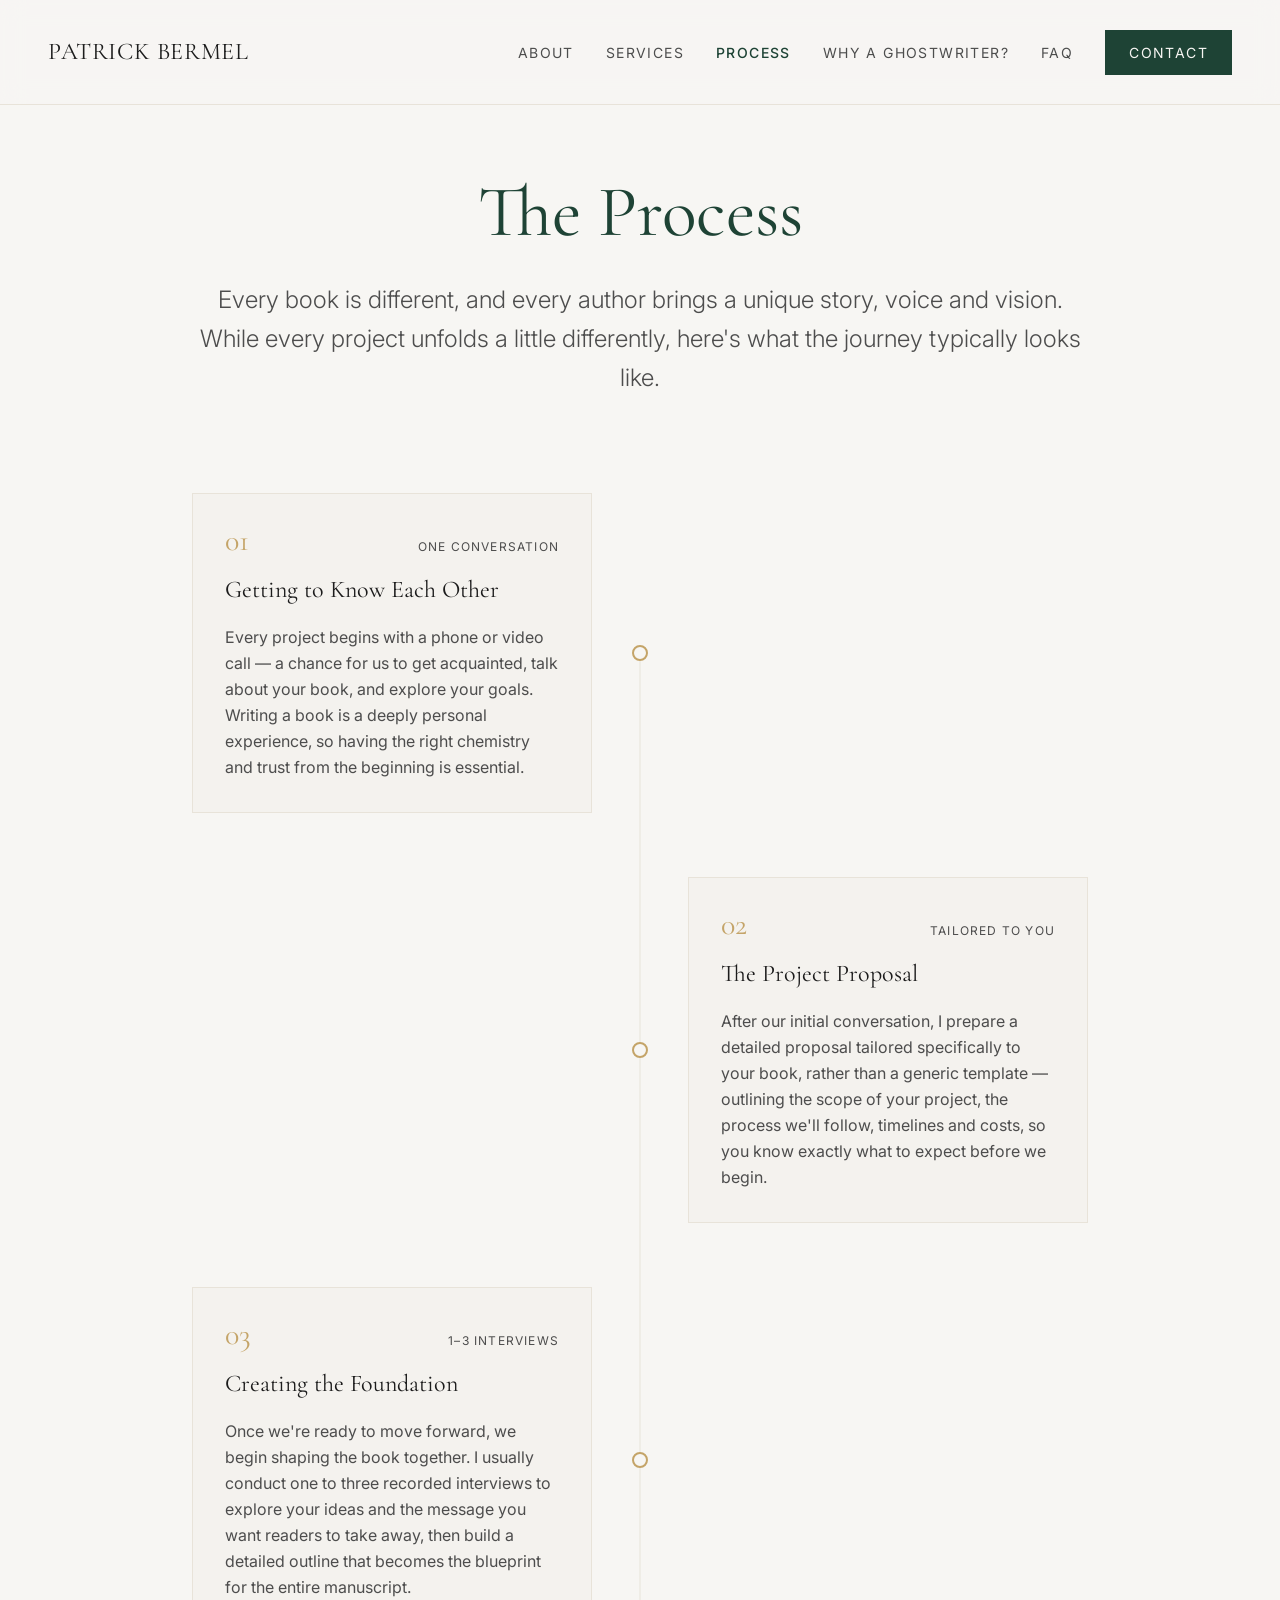
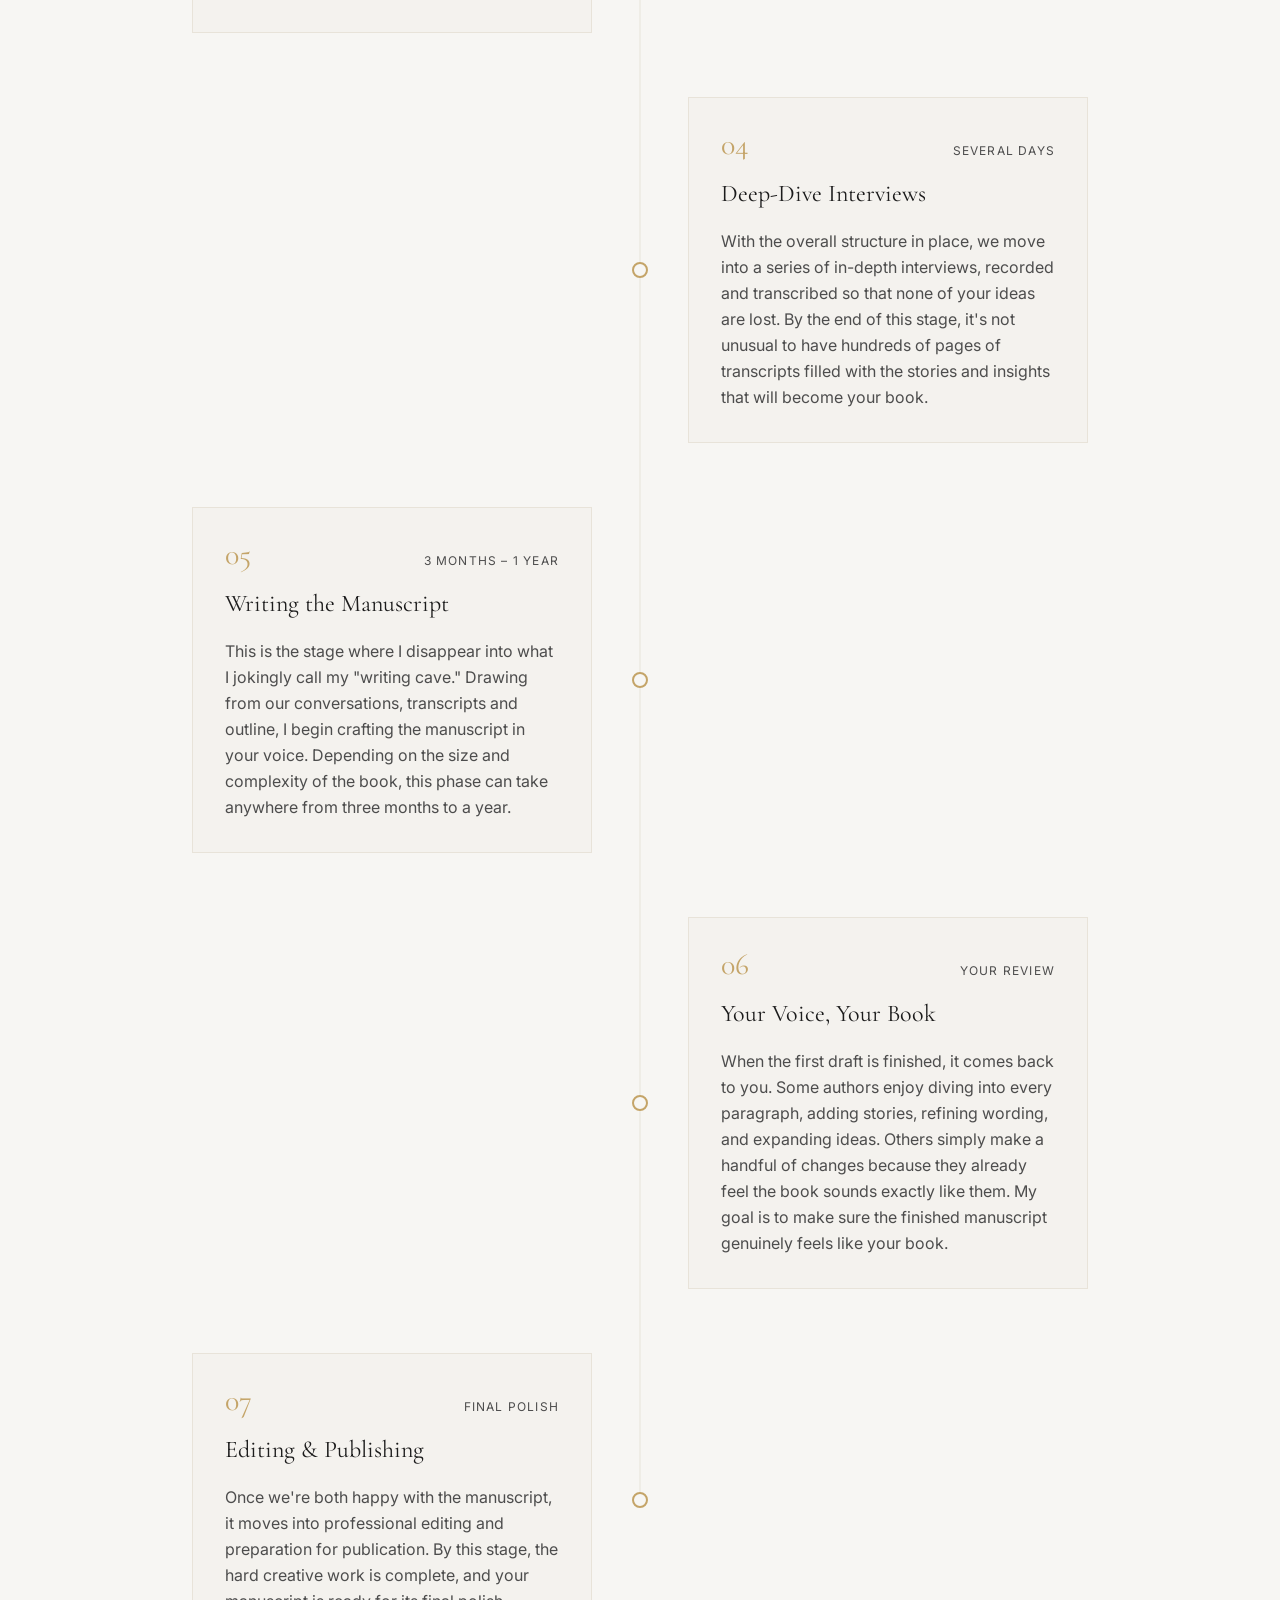
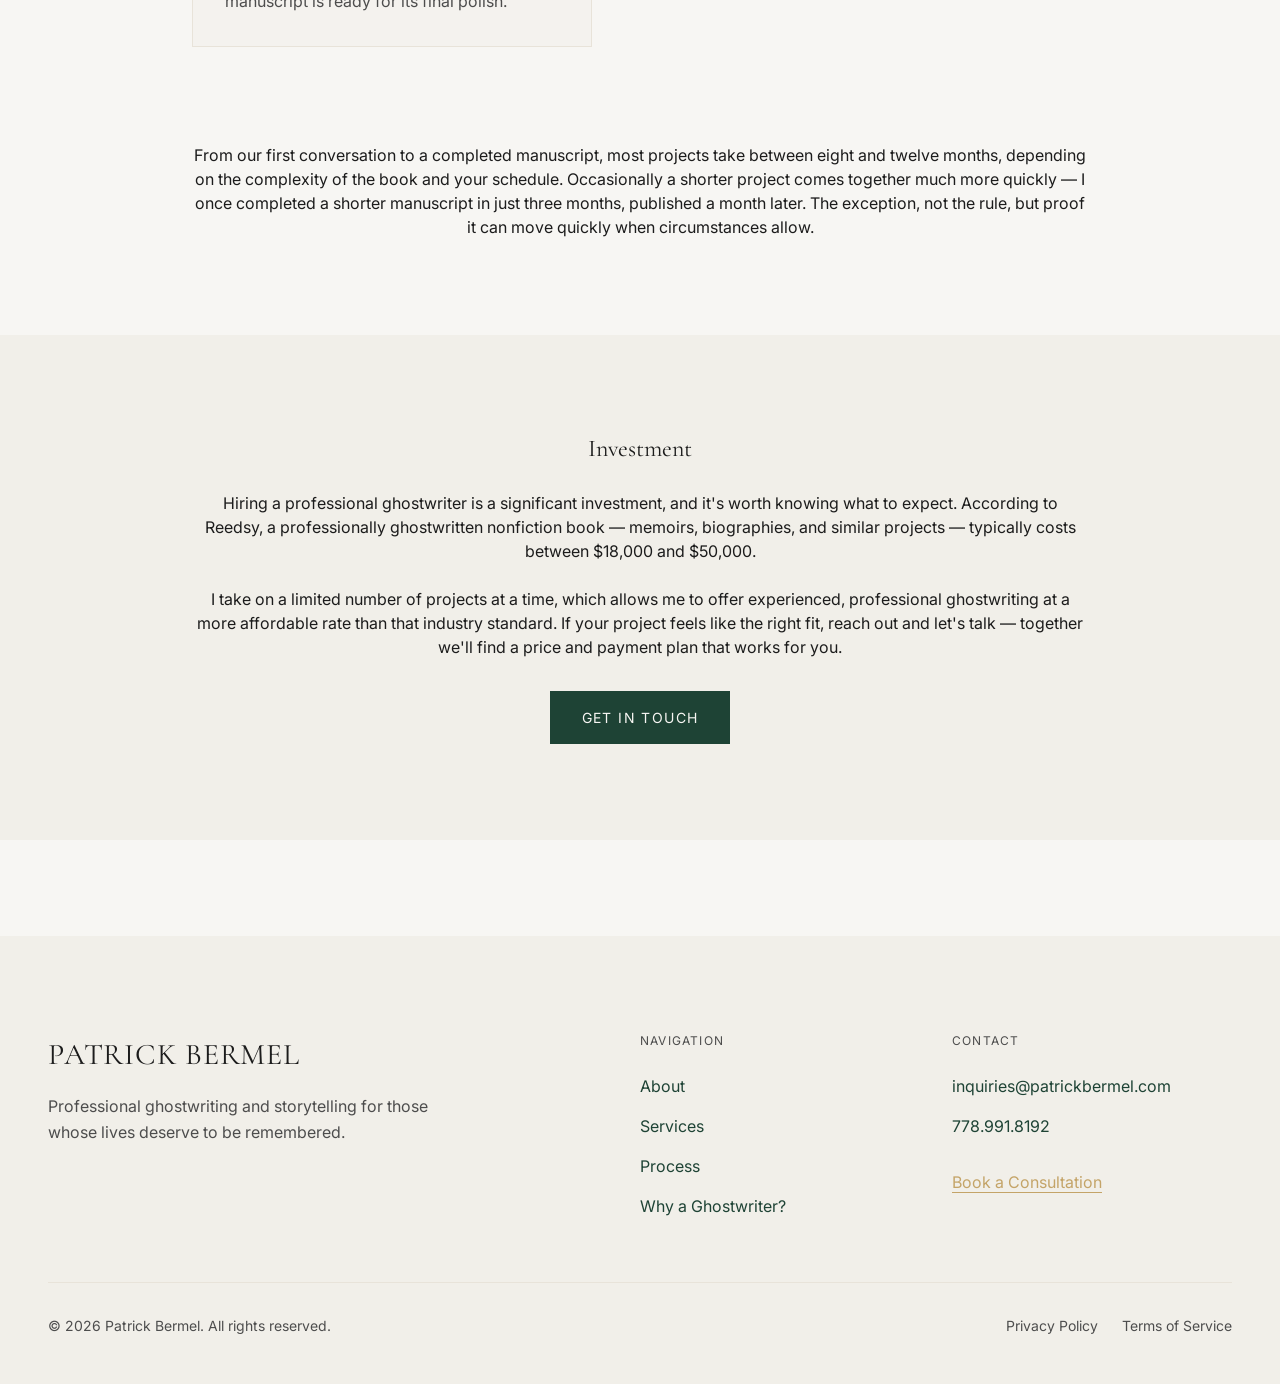
<file: process.html>
<!DOCTYPE html>
<html lang="en">
<head>
  <meta charset="UTF-8">
  <meta name="viewport" content="width=device-width, initial-scale=1.0, maximum-scale=1">
  <title>The Process — Patrick Bermel — Ghostwriter</title>
  <meta name="description" content="From our first conversation to a completed manuscript, most projects take between eight and twelve months. Here's what the journey typically looks like.">
  <link rel="preconnect" href="https://fonts.googleapis.com">
  <link rel="preconnect" href="https://fonts.gstatic.com" crossorigin>
  <link href="https://fonts.googleapis.com/css2?family=Cormorant+Garamond:ital,wght@0,300;0,400;0,500;0,600;0,700;1,400;1,600&family=Inter:wght@300;400;500;600&display=swap" rel="stylesheet">
  <link rel="stylesheet" href="css/style.css">
</head>
<body>
  <a class="skip-link" href="#main">Skip to content</a>

  <header class="navbar">
    <div class="navbar-inner">
      <a href="index.html" class="brand">Patrick Bermel</a>
      <nav class="nav-desktop" aria-label="Main">
        <a class="nav-link" href="about.html">About</a>
        <a class="nav-link" href="services.html">Services</a>
        <a class="nav-link" href="process.html" aria-current="page">Process</a>
        <a class="nav-link" href="why-hire-a-ghostwriter.html">Why a Ghostwriter?</a>
        <a class="nav-link" href="faq.html">FAQ</a>
        <a class="nav-contact" href="contact.html">Contact</a>
      </nav>
      <button class="nav-toggle" aria-expanded="false" aria-controls="nav-mobile" aria-label="Menu">
        <svg width="24" height="24" viewBox="0 0 24 24" fill="none" stroke="currentColor" stroke-width="2" stroke-linecap="round"><line x1="4" y1="7" x2="20" y2="7"/><line x1="4" y1="12" x2="20" y2="12"/><line x1="4" y1="17" x2="20" y2="17"/></svg>
      </button>
    </div>
    <div class="nav-mobile" id="nav-mobile">
      <div class="nav-mobile-inner">
        <a class="nav-link" href="about.html">About</a>
        <a class="nav-link" href="services.html">Services</a>
        <a class="nav-link" href="process.html" aria-current="page">Process</a>
        <a class="nav-link" href="why-hire-a-ghostwriter.html">Why a Ghostwriter?</a>
        <a class="nav-link" href="faq.html">FAQ</a>
        <a class="nav-contact" href="contact.html">Contact</a>
      </div>
    </div>
  </header>

  <main id="main" class="page-wrap">

    <section class="px-page page-head">
      <div class="max-w-4xl text-center">
        <h1 class="reveal">The Process</h1>
        <p class="page-sub reveal" style="--reveal-delay: 0.1s">Every book is different, and every author brings a unique story, voice and vision. While every project unfolds a little differently, here's what the journey typically looks like.</p>
      </div>
    </section>

    <section class="px-page">
      <div class="timeline">

        <div class="tl-item reveal">
          <div class="tl-dot" aria-hidden="true"></div>
          <div class="tl-card">
            <div class="tl-top">
              <span class="tl-num">01</span>
              <span class="tl-duration">One Conversation</span>
            </div>
            <h3>Getting to Know Each Other</h3>
            <p>Every project begins with a phone or video call — a chance for us to get acquainted, talk about your book, and explore your goals. Writing a book is a deeply personal experience, so having the right chemistry and trust from the beginning is essential.</p>
          </div>
        </div>

        <div class="tl-item reveal">
          <div class="tl-dot" aria-hidden="true"></div>
          <div class="tl-card">
            <div class="tl-top">
              <span class="tl-num">02</span>
              <span class="tl-duration">Tailored to You</span>
            </div>
            <h3>The Project Proposal</h3>
            <p>After our initial conversation, I prepare a detailed proposal tailored specifically to your book, rather than a generic template — outlining the scope of your project, the process we'll follow, timelines and costs, so you know exactly what to expect before we begin.</p>
          </div>
        </div>

        <div class="tl-item reveal">
          <div class="tl-dot" aria-hidden="true"></div>
          <div class="tl-card">
            <div class="tl-top">
              <span class="tl-num">03</span>
              <span class="tl-duration">1–3 Interviews</span>
            </div>
            <h3>Creating the Foundation</h3>
            <p>Once we're ready to move forward, we begin shaping the book together. I usually conduct one to three recorded interviews to explore your ideas and the message you want readers to take away, then build a detailed outline that becomes the blueprint for the entire manuscript.</p>
          </div>
        </div>

        <div class="tl-item reveal">
          <div class="tl-dot" aria-hidden="true"></div>
          <div class="tl-card">
            <div class="tl-top">
              <span class="tl-num">04</span>
              <span class="tl-duration">Several Days</span>
            </div>
            <h3>Deep-Dive Interviews</h3>
            <p>With the overall structure in place, we move into a series of in-depth interviews, recorded and transcribed so that none of your ideas are lost. By the end of this stage, it's not unusual to have hundreds of pages of transcripts filled with the stories and insights that will become your book.</p>
          </div>
        </div>

        <div class="tl-item reveal">
          <div class="tl-dot" aria-hidden="true"></div>
          <div class="tl-card">
            <div class="tl-top">
              <span class="tl-num">05</span>
              <span class="tl-duration">3 Months – 1 Year</span>
            </div>
            <h3>Writing the Manuscript</h3>
            <p>This is the stage where I disappear into what I jokingly call my "writing cave." Drawing from our conversations, transcripts and outline, I begin crafting the manuscript in your voice. Depending on the size and complexity of the book, this phase can take anywhere from three months to a year.</p>
          </div>
        </div>

        <div class="tl-item reveal">
          <div class="tl-dot" aria-hidden="true"></div>
          <div class="tl-card">
            <div class="tl-top">
              <span class="tl-num">06</span>
              <span class="tl-duration">Your Review</span>
            </div>
            <h3>Your Voice, Your Book</h3>
            <p>When the first draft is finished, it comes back to you. Some authors enjoy diving into every paragraph, adding stories, refining wording, and expanding ideas. Others simply make a handful of changes because they already feel the book sounds exactly like them. My goal is to make sure the finished manuscript genuinely feels like your book.</p>
          </div>
        </div>

        <div class="tl-item reveal">
          <div class="tl-dot" aria-hidden="true"></div>
          <div class="tl-card">
            <div class="tl-top">
              <span class="tl-num">07</span>
              <span class="tl-duration">Final Polish</span>
            </div>
            <h3>Editing &amp; Publishing</h3>
            <p>Once we're both happy with the manuscript, it moves into professional editing and preparation for publication. By this stage, the hard creative work is complete, and your manuscript is ready for its final polish.</p>
          </div>
        </div>

      </div>
    </section>

    <section class="px-page" style="padding-top: 6rem; padding-bottom: 6rem">
      <div class="max-w-4xl text-center reveal">
        <p class="page-sub" style="margin: 0 auto">From our first conversation to a completed manuscript, most projects take between eight and twelve months, depending on the complexity of the book and your schedule. Occasionally a shorter project comes together much more quickly — I once completed a shorter manuscript in just three months, published a month later. The exception, not the rule, but proof it can move quickly when circumstances allow.</p>
      </div>
    </section>

    <section class="px-page bg-secondary py-24">
      <div class="max-w-4xl text-center reveal">
        <h2>Investment</h2>
        <p class="page-sub" style="margin: 1.5rem auto 0">Hiring a professional ghostwriter is a significant investment, and it's worth knowing what to expect. According to Reedsy, a professionally ghostwritten nonfiction book — memoirs, biographies, and similar projects — typically costs between $18,000 and $50,000.</p>
        <p class="page-sub" style="margin: 1.5rem auto 0">I take on a limited number of projects at a time, which allows me to offer experienced, professional ghostwriting at a more affordable rate than that industry standard. If your project feels like the right fit, reach out and let's talk — together we'll find a price and payment plan that works for you.</p>
        <a class="btn btn-primary" href="contact.html" style="margin-top: 2rem; display: inline-block">Get in Touch</a>
      </div>
    </section>

  </main>

  <footer class="footer">
    <div class="footer-grid">
      <div class="footer-brand">
        <a href="index.html" class="brand-mark">Patrick Bermel</a>
        <p>Professional ghostwriting and storytelling for those whose lives deserve to be remembered.</p>
      </div>
      <div>
        <h4>Navigation</h4>
        <ul>
          <li><a href="about.html">About</a></li>
          <li><a href="services.html">Services</a></li>
          <li><a href="process.html">Process</a></li>
          <li><a href="why-hire-a-ghostwriter.html">Why a Ghostwriter?</a></li>
        </ul>
      </div>
      <div>
        <h4>Contact</h4>
        <ul>
          <li><a href="mailto:inquiries@patrickbermel.com">inquiries@patrickbermel.com</a></li>
          <li><a href="tel:+17789918192">778.991.8192</a></li>
          <li style="padding-top: 1rem"><a class="book-link" href="contact.html">Book a Consultation</a></li>
        </ul>
      </div>
    </div>
    <div class="footer-bottom">
      <p>© <span data-year>2026</span> Patrick Bermel. All rights reserved.</p>
      <div class="legal">
        <a href="#">Privacy Policy</a>
        <a href="#">Terms of Service</a>
      </div>
    </div>
  </footer>

  <script src="js/main.js" defer></script>
</body>
</html>
</file>
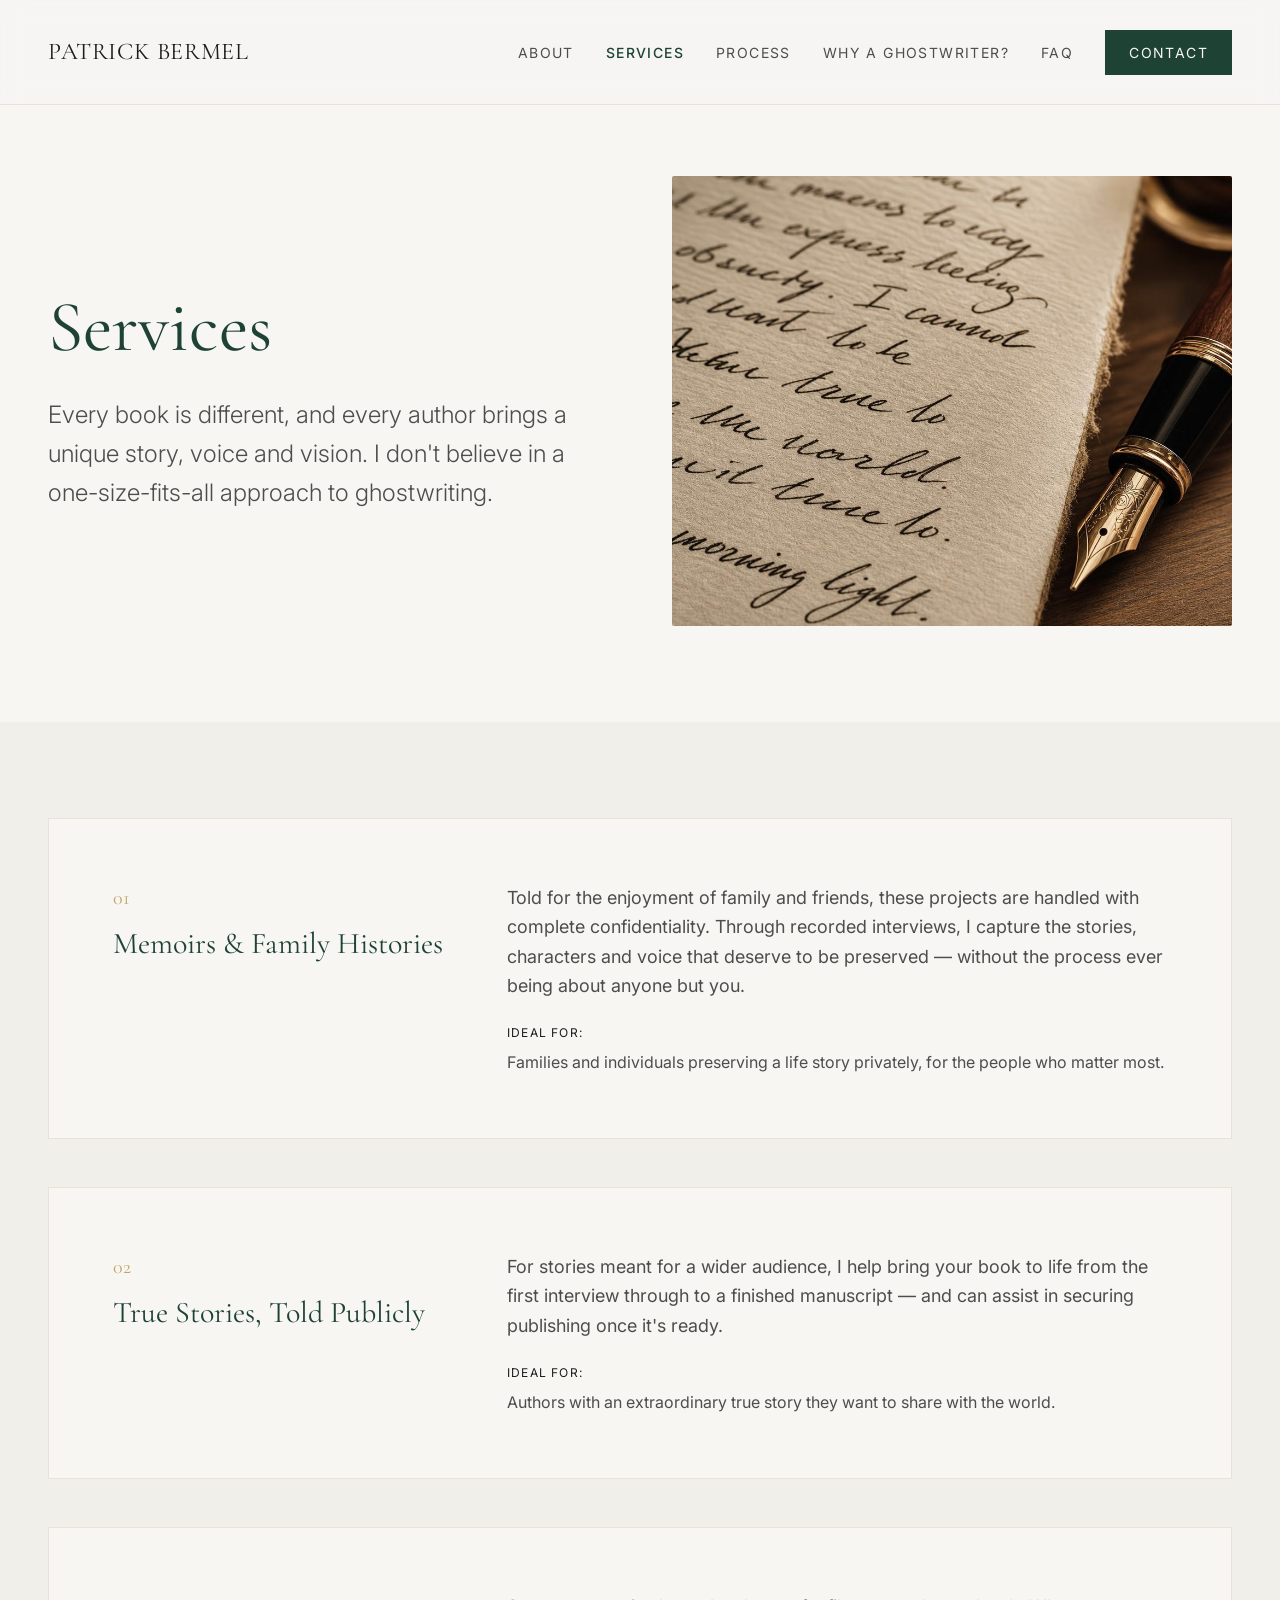
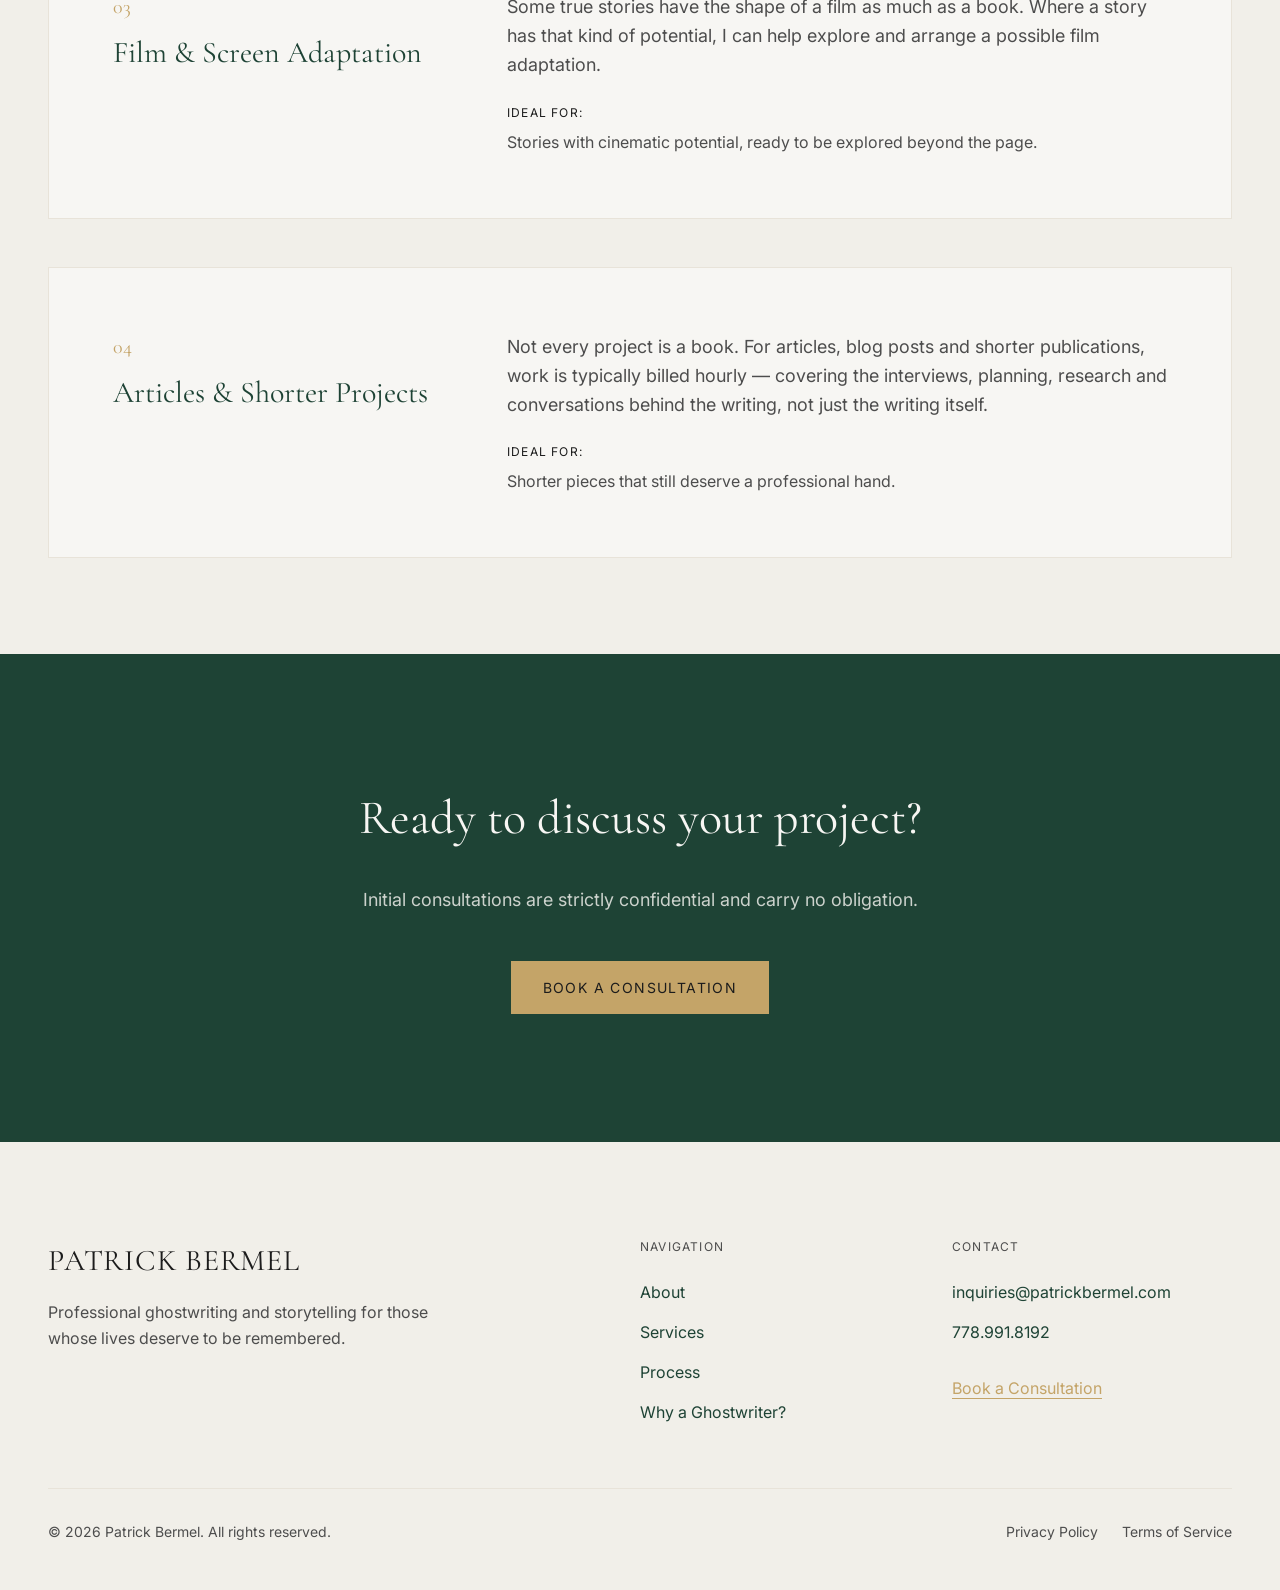
<file: services.html>
<!DOCTYPE html>
<html lang="en">
<head>
  <meta charset="UTF-8">
  <meta name="viewport" content="width=device-width, initial-scale=1.0, maximum-scale=1">
  <title>Services — Patrick Bermel — Ghostwriter</title>
  <meta name="description" content="Memoirs and family histories, true stories for a wider audience, film and screen adaptation, and articles or shorter projects. Every project is different.">
  <link rel="preconnect" href="https://fonts.googleapis.com">
  <link rel="preconnect" href="https://fonts.gstatic.com" crossorigin>
  <link href="https://fonts.googleapis.com/css2?family=Cormorant+Garamond:ital,wght@0,300;0,400;0,500;0,600;0,700;1,400;1,600&family=Inter:wght@300;400;500;600&display=swap" rel="stylesheet">
  <link rel="stylesheet" href="css/style.css">
</head>
<body>
  <a class="skip-link" href="#main">Skip to content</a>

  <header class="navbar">
    <div class="navbar-inner">
      <a href="index.html" class="brand">Patrick Bermel</a>
      <nav class="nav-desktop" aria-label="Main">
        <a class="nav-link" href="about.html">About</a>
        <a class="nav-link" href="services.html" aria-current="page">Services</a>
        <a class="nav-link" href="process.html">Process</a>
        <a class="nav-link" href="why-hire-a-ghostwriter.html">Why a Ghostwriter?</a>
        <a class="nav-link" href="faq.html">FAQ</a>
        <a class="nav-contact" href="contact.html">Contact</a>
      </nav>
      <button class="nav-toggle" aria-expanded="false" aria-controls="nav-mobile" aria-label="Menu">
        <svg width="24" height="24" viewBox="0 0 24 24" fill="none" stroke="currentColor" stroke-width="2" stroke-linecap="round"><line x1="4" y1="7" x2="20" y2="7"/><line x1="4" y1="12" x2="20" y2="12"/><line x1="4" y1="17" x2="20" y2="17"/></svg>
      </button>
    </div>
    <div class="nav-mobile" id="nav-mobile">
      <div class="nav-mobile-inner">
        <a class="nav-link" href="about.html">About</a>
        <a class="nav-link" href="services.html" aria-current="page">Services</a>
        <a class="nav-link" href="process.html">Process</a>
        <a class="nav-link" href="why-hire-a-ghostwriter.html">Why a Ghostwriter?</a>
        <a class="nav-link" href="faq.html">FAQ</a>
        <a class="nav-contact" href="contact.html">Contact</a>
      </div>
    </div>
  </header>

  <main id="main" class="page-wrap">

    <section class="px-page page-head">
      <div class="services-intro">
        <div class="reveal">
          <h1 style="margin-bottom: 2rem">Services</h1>
          <p class="page-sub">Every book is different, and every author brings a unique story, voice and vision. I don't believe in a one-size-fits-all approach to ghostwriting.</p>
        </div>
        <div class="intro-media reveal" style="--reveal-delay: 0.2s">
          <img src="images/manuscript.jpg" alt="Manuscript" loading="lazy">
        </div>
      </div>
    </section>

    <section class="px-page bg-secondary py-24">
      <div class="service-list">

        <article class="service-card reveal">
          <div class="service-head">
            <span class="service-num">01</span>
            <h2>Memoirs &amp; Family Histories</h2>
          </div>
          <div class="service-body">
            <p class="service-desc">Told for the enjoyment of family and friends, these projects are handled with complete confidentiality. Through recorded interviews, I capture the stories, characters and voice that deserve to be preserved — without the process ever being about anyone but you.</p>
            <div>
              <h4 class="ideal-label">Ideal For:</h4>
              <p class="ideal-for">Families and individuals preserving a life story privately, for the people who matter most.</p>
            </div>
          </div>
        </article>

        <article class="service-card reveal">
          <div class="service-head">
            <span class="service-num">02</span>
            <h2>True Stories, Told Publicly</h2>
          </div>
          <div class="service-body">
            <p class="service-desc">For stories meant for a wider audience, I help bring your book to life from the first interview through to a finished manuscript — and can assist in securing publishing once it's ready.</p>
            <div>
              <h4 class="ideal-label">Ideal For:</h4>
              <p class="ideal-for">Authors with an extraordinary true story they want to share with the world.</p>
            </div>
          </div>
        </article>

        <article class="service-card reveal">
          <div class="service-head">
            <span class="service-num">03</span>
            <h2>Film &amp; Screen Adaptation</h2>
          </div>
          <div class="service-body">
            <p class="service-desc">Some true stories have the shape of a film as much as a book. Where a story has that kind of potential, I can help explore and arrange a possible film adaptation.</p>
            <div>
              <h4 class="ideal-label">Ideal For:</h4>
              <p class="ideal-for">Stories with cinematic potential, ready to be explored beyond the page.</p>
            </div>
          </div>
        </article>

        <article class="service-card reveal">
          <div class="service-head">
            <span class="service-num">04</span>
            <h2>Articles &amp; Shorter Projects</h2>
          </div>
          <div class="service-body">
            <p class="service-desc">Not every project is a book. For articles, blog posts and shorter publications, work is typically billed hourly — covering the interviews, planning, research and conversations behind the writing, not just the writing itself.</p>
            <div>
              <h4 class="ideal-label">Ideal For:</h4>
              <p class="ideal-for">Shorter pieces that still deserve a professional hand.</p>
            </div>
          </div>
        </article>

      </div>
    </section>

    <section class="py-32 px-page bg-primary cta-band">
      <div class="reveal">
        <h2>Ready to discuss your project?</h2>
        <p>Initial consultations are strictly confidential and carry no obligation.</p>
        <a class="btn btn-accent" href="contact.html">Book a Consultation</a>
      </div>
    </section>

  </main>

  <footer class="footer">
    <div class="footer-grid">
      <div class="footer-brand">
        <a href="index.html" class="brand-mark">Patrick Bermel</a>
        <p>Professional ghostwriting and storytelling for those whose lives deserve to be remembered.</p>
      </div>
      <div>
        <h4>Navigation</h4>
        <ul>
          <li><a href="about.html">About</a></li>
          <li><a href="services.html">Services</a></li>
          <li><a href="process.html">Process</a></li>
          <li><a href="why-hire-a-ghostwriter.html">Why a Ghostwriter?</a></li>
        </ul>
      </div>
      <div>
        <h4>Contact</h4>
        <ul>
          <li><a href="mailto:inquiries@patrickbermel.com">inquiries@patrickbermel.com</a></li>
          <li><a href="tel:+17789918192">778.991.8192</a></li>
          <li style="padding-top: 1rem"><a class="book-link" href="contact.html">Book a Consultation</a></li>
        </ul>
      </div>
    </div>
    <div class="footer-bottom">
      <p>© <span data-year>2026</span> Patrick Bermel. All rights reserved.</p>
      <div class="legal">
        <a href="#">Privacy Policy</a>
        <a href="#">Terms of Service</a>
      </div>
    </div>
  </footer>

  <script src="js/main.js" defer></script>
</body>
</html>
</file>
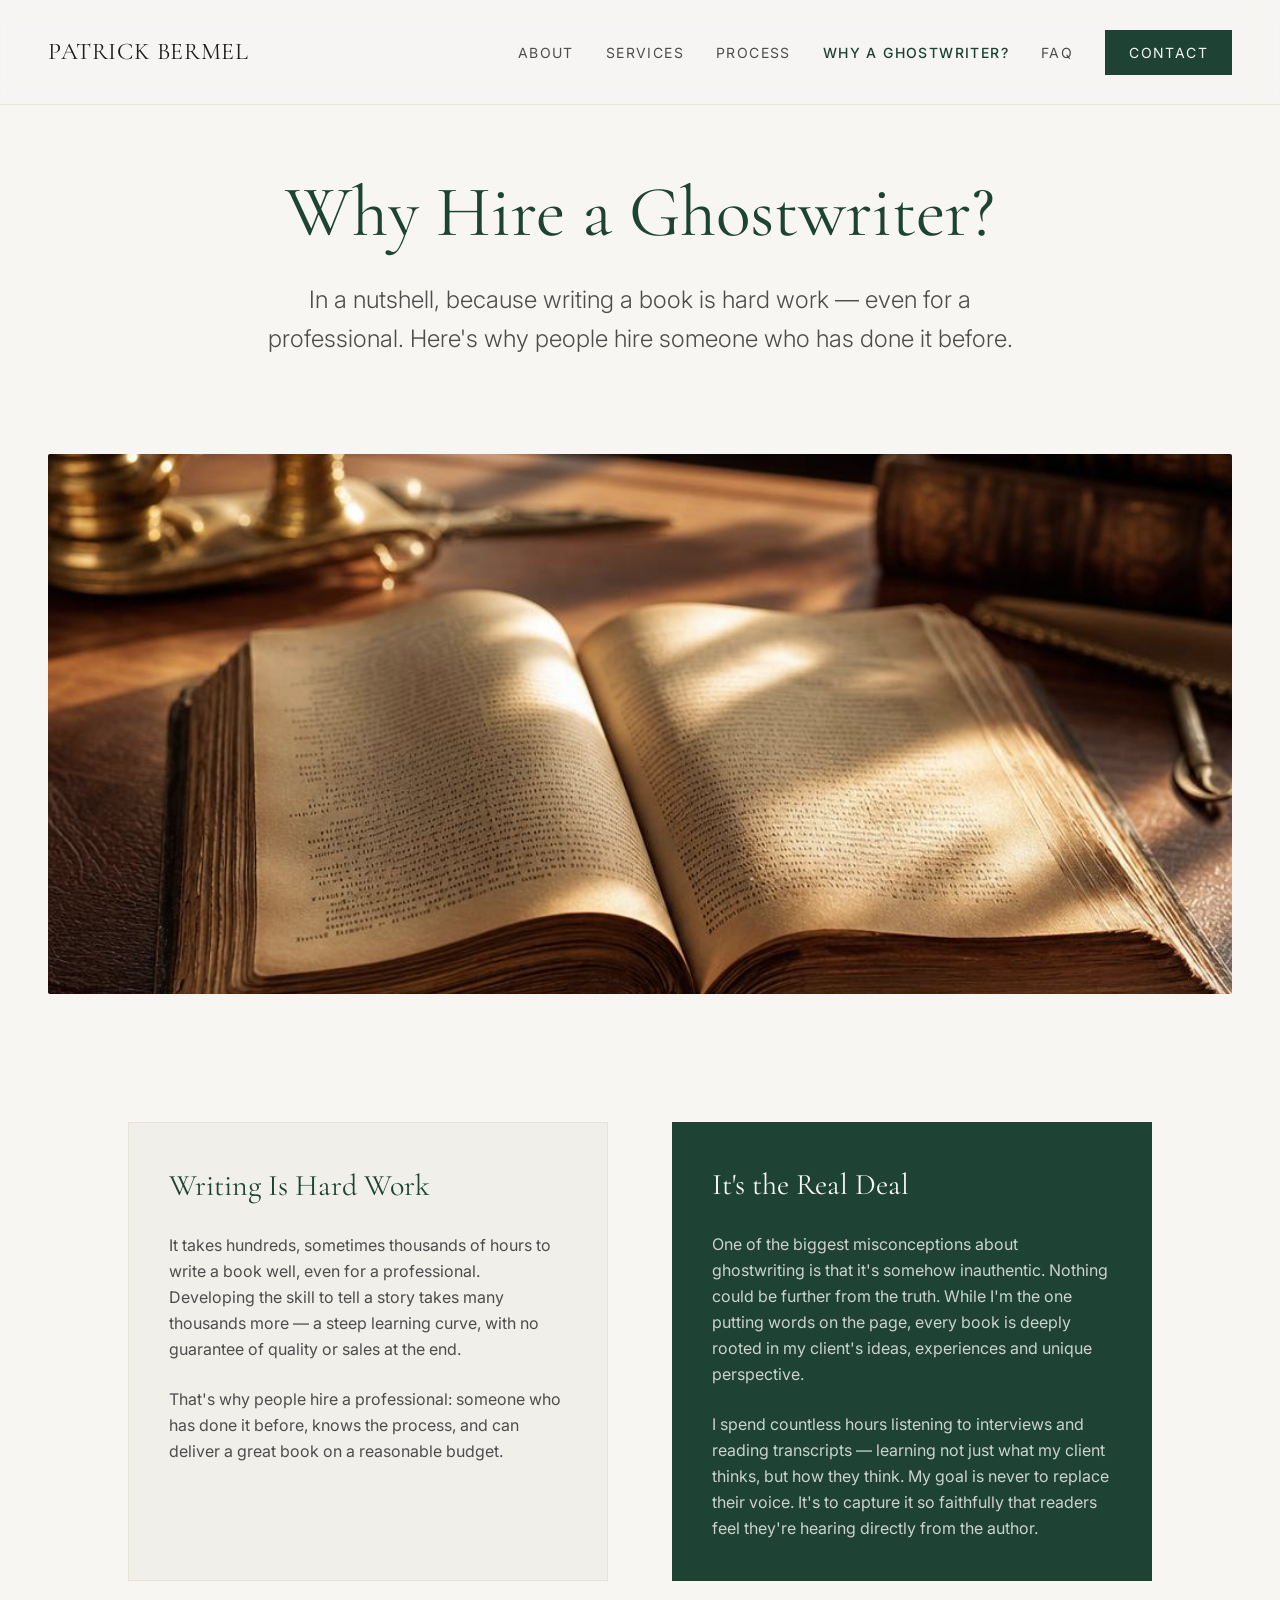
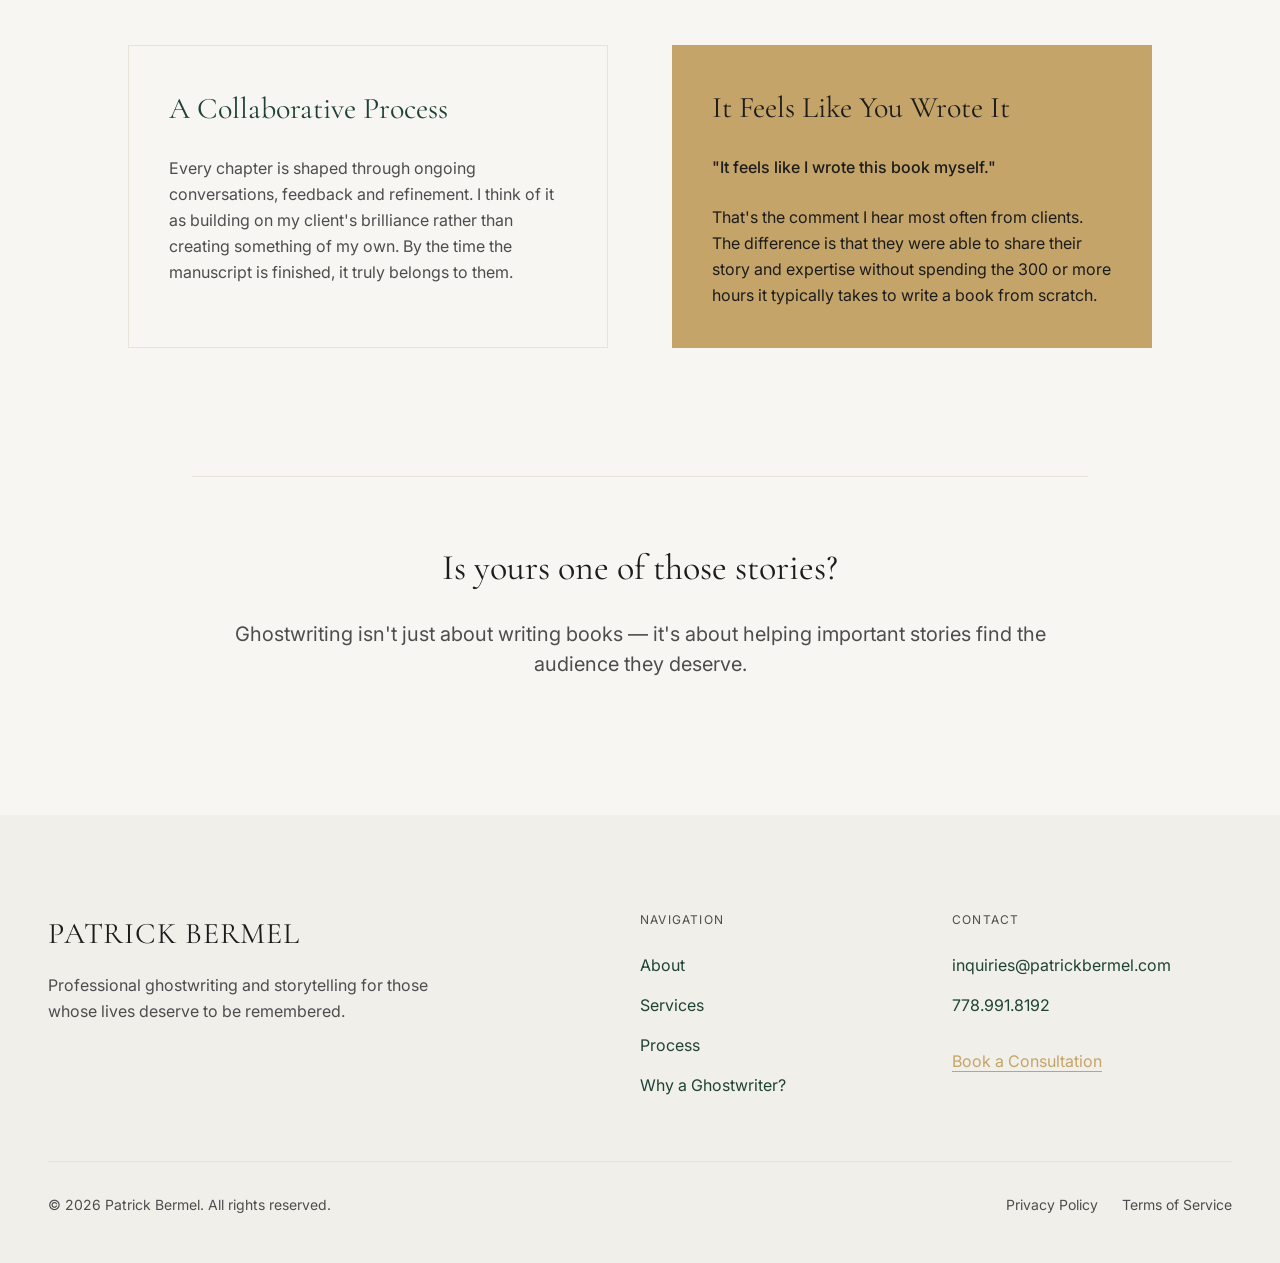
<file: why-hire-a-ghostwriter.html>
<!DOCTYPE html>
<html lang="en">
<head>
  <meta charset="UTF-8">
  <meta name="viewport" content="width=device-width, initial-scale=1.0, maximum-scale=1">
  <title>Why Hire a Ghostwriter? — Patrick Bermel — Ghostwriter</title>
  <meta name="description" content="Writing a book is hard work. It takes hundreds, sometimes thousands of hours to do well, even for a professional. Here's why people hire someone who has done it before.">
  <link rel="preconnect" href="https://fonts.googleapis.com">
  <link rel="preconnect" href="https://fonts.gstatic.com" crossorigin>
  <link href="https://fonts.googleapis.com/css2?family=Cormorant+Garamond:ital,wght@0,300;0,400;0,500;0,600;0,700;1,400;1,600&family=Inter:wght@300;400;500;600&display=swap" rel="stylesheet">
  <link rel="stylesheet" href="css/style.css">
</head>
<body>
  <a class="skip-link" href="#main">Skip to content</a>

  <header class="navbar">
    <div class="navbar-inner">
      <a href="index.html" class="brand">Patrick Bermel</a>
      <nav class="nav-desktop" aria-label="Main">
        <a class="nav-link" href="about.html">About</a>
        <a class="nav-link" href="services.html">Services</a>
        <a class="nav-link" href="process.html">Process</a>
        <a class="nav-link" href="why-hire-a-ghostwriter.html" aria-current="page">Why a Ghostwriter?</a>
        <a class="nav-link" href="faq.html">FAQ</a>
        <a class="nav-contact" href="contact.html">Contact</a>
      </nav>
      <button class="nav-toggle" aria-expanded="false" aria-controls="nav-mobile" aria-label="Menu">
        <svg width="24" height="24" viewBox="0 0 24 24" fill="none" stroke="currentColor" stroke-width="2" stroke-linecap="round"><line x1="4" y1="7" x2="20" y2="7"/><line x1="4" y1="12" x2="20" y2="12"/><line x1="4" y1="17" x2="20" y2="17"/></svg>
      </button>
    </div>
    <div class="nav-mobile" id="nav-mobile">
      <div class="nav-mobile-inner">
        <a class="nav-link" href="about.html">About</a>
        <a class="nav-link" href="services.html">Services</a>
        <a class="nav-link" href="process.html">Process</a>
        <a class="nav-link" href="why-hire-a-ghostwriter.html" aria-current="page">Why a Ghostwriter?</a>
        <a class="nav-link" href="faq.html">FAQ</a>
        <a class="nav-contact" href="contact.html">Contact</a>
      </div>
    </div>
  </header>

  <main id="main" class="page-wrap">

    <section class="px-page page-head">
      <div class="max-w-5xl text-center" style="margin-left: auto; margin-right: auto">
        <h1 class="reveal">Why Hire a Ghostwriter?</h1>
        <p class="page-sub reveal" style="--reveal-delay: 0.1s; max-width: 48rem; margin-left: auto; margin-right: auto">In a nutshell, because writing a book is hard work — even for a professional. Here's why people hire someone who has done it before.</p>
      </div>
    </section>

    <section class="px-page image-band">
      <div class="band-frame reveal" style="height: 60vh">
        <img src="images/old-book.jpg" alt="Old book" loading="lazy" style="filter: grayscale(10%)">
      </div>
    </section>

    <section class="px-page" style="padding-bottom: 8rem">
      <div class="why-grid">

        <div class="why-card why-card--secondary reveal">
          <h3>Writing Is Hard Work</h3>
          <p>It takes hundreds, sometimes thousands of hours to write a book well, even for a professional. Developing the skill to tell a story takes many thousands more — a steep learning curve, with no guarantee of quality or sales at the end.</p>
          <p>That's why people hire a professional: someone who has done it before, knows the process, and can deliver a great book on a reasonable budget.</p>
        </div>

        <div class="why-card why-card--primary reveal" style="--reveal-delay: 0.1s">
          <h3>It's the Real Deal</h3>
          <p>One of the biggest misconceptions about ghostwriting is that it's somehow inauthentic. Nothing could be further from the truth. While I'm the one putting words on the page, every book is deeply rooted in my client's ideas, experiences and unique perspective.</p>
          <p>I spend countless hours listening to interviews and reading transcripts — learning not just what my client thinks, but how they think. My goal is never to replace their voice. It's to capture it so faithfully that readers feel they're hearing directly from the author.</p>
        </div>

        <div class="why-card why-card--plain reveal" style="--reveal-delay: 0.2s">
          <h3>A Collaborative Process</h3>
          <p>Every chapter is shaped through ongoing conversations, feedback and refinement. I think of it as building on my client's brilliance rather than creating something of my own. By the time the manuscript is finished, it truly belongs to them.</p>
        </div>

        <div class="why-card why-card--accent reveal" style="--reveal-delay: 0.3s">
          <h3>It Feels Like You Wrote It</h3>
          <p class="lead-q">"It feels like I wrote this book myself."</p>
          <p>That's the comment I hear most often from clients. The difference is that they were able to share their story and expertise without spending the 300 or more hours it typically takes to write a book from scratch.</p>
        </div>

      </div>
    </section>

    <section class="px-page">
      <div class="why-close">
        <div class="close-inner reveal">
          <h2>Is yours one of those stories?</h2>
          <p>Ghostwriting isn't just about writing books — it's about helping important stories find the audience they deserve.</p>
        </div>
      </div>
    </section>

  </main>

  <footer class="footer">
    <div class="footer-grid">
      <div class="footer-brand">
        <a href="index.html" class="brand-mark">Patrick Bermel</a>
        <p>Professional ghostwriting and storytelling for those whose lives deserve to be remembered.</p>
      </div>
      <div>
        <h4>Navigation</h4>
        <ul>
          <li><a href="about.html">About</a></li>
          <li><a href="services.html">Services</a></li>
          <li><a href="process.html">Process</a></li>
          <li><a href="why-hire-a-ghostwriter.html">Why a Ghostwriter?</a></li>
        </ul>
      </div>
      <div>
        <h4>Contact</h4>
        <ul>
          <li><a href="mailto:inquiries@patrickbermel.com">inquiries@patrickbermel.com</a></li>
          <li><a href="tel:+17789918192">778.991.8192</a></li>
          <li style="padding-top: 1rem"><a class="book-link" href="contact.html">Book a Consultation</a></li>
        </ul>
      </div>
    </div>
    <div class="footer-bottom">
      <p>© <span data-year>2026</span> Patrick Bermel. All rights reserved.</p>
      <div class="legal">
        <a href="#">Privacy Policy</a>
        <a href="#">Terms of Service</a>
      </div>
    </div>
  </footer>

  <script src="js/main.js" defer></script>
</body>
</html>
</file>
<file: css/style.css>
/* ==========================================================================
   Patrick Bermel — Ghostwriter
   Faithful implementation of the reference design (Tailwind-based):
   Cormorant Garamond + Inter · hsl token palette · square corners
   ========================================================================== */

:root {
  --background: hsl(45, 20%, 96%);
  --foreground: hsl(0, 0%, 11%);
  --border: hsl(40, 24%, 88%);
  --secondary: hsl(42, 23%, 93%);
  --primary: hsl(157, 38%, 19%);
  --primary-fg: hsl(45, 20%, 96%);
  --muted-fg: hsl(0, 0%, 30%);
  --accent: hsl(39, 44%, 59%);
  --accent-fg: hsl(0, 0%, 11%);

  --serif: 'Cormorant Garamond', Georgia, serif;
  --sans: 'Inter', -apple-system, 'Segoe UI', sans-serif;

  --tracking-wide: 0.025em;
  --tracking-widest: 0.1em;
  --ease: cubic-bezier(0.4, 0, 0.2, 1);
}

/* ---------------------------------------------------------------- reset */

*, *::before, *::after { box-sizing: border-box; margin: 0; padding: 0; border: 0 solid var(--border); }

html { scroll-behavior: smooth; }

body {
  font-family: var(--sans);
  font-size: 1rem;
  line-height: 1.5;
  color: var(--foreground);
  background-color: var(--background);
  -webkit-font-smoothing: antialiased;
}

img { max-width: 100%; display: block; }

a { color: inherit; text-decoration: none; }

ul { list-style: none; }

button { font: inherit; background: none; cursor: pointer; color: inherit; }

a:focus-visible, button:focus-visible, input:focus-visible, select:focus-visible, textarea:focus-visible {
  outline: 2px solid var(--primary);
  outline-offset: 3px;
}

.skip-link {
  position: absolute; left: -9999px; top: 0; z-index: 100;
  background: var(--primary); color: var(--primary-fg);
  padding: 0.75rem 1.25rem; font-size: 0.875rem;
}
.skip-link:focus { left: 1rem; top: 1rem; }

/* ------------------------------------------------------------ typography */

.font-serif { font-family: var(--serif); }

h1, h2, h3, h4, .serif { font-family: var(--serif); font-weight: 400; }

/* Tailwind-equivalent type scale */
.text-xs   { font-size: 0.75rem;  line-height: 1.334; }
.text-sm   { font-size: 0.875rem; line-height: 1.429; }
.text-lg   { font-size: 1.125rem; line-height: 1.556; }
.text-xl   { font-size: 1.25rem;  line-height: 1.4; }
.text-2xl  { font-size: 1.5rem;   line-height: 1.334; }
.text-3xl  { font-size: 1.875rem; line-height: 1.2; }
.text-4xl  { font-size: 2.25rem;  line-height: 1.112; }
.text-5xl  { font-size: 3rem;     line-height: 1; }
.text-6xl  { font-size: 3.75rem;  line-height: 1; }

.muted { color: var(--muted-fg); }
.leading-relaxed { line-height: 1.625; }

.label-xs {
  font-family: var(--sans);
  font-size: 0.75rem;
  letter-spacing: var(--tracking-widest);
  text-transform: uppercase;
  color: var(--muted-fg);
}

/* ---------------------------------------------------------------- layout */

.px-page { padding-left: 1.5rem; padding-right: 1.5rem; }

.max-w-7xl { max-width: 80rem; margin-left: auto; margin-right: auto; }
.max-w-5xl { max-width: 64rem; margin-left: auto; margin-right: auto; }
.max-w-4xl { max-width: 56rem; margin-left: auto; margin-right: auto; }

.py-24 { padding-top: 6rem; padding-bottom: 6rem; }
.py-32 { padding-top: 8rem; padding-bottom: 8rem; }
.py-40 { padding-top: 10rem; padding-bottom: 10rem; }

.bg-secondary { background-color: var(--secondary); }
.bg-primary   { background-color: var(--primary); color: var(--primary-fg); }

.text-center { text-align: center; }
.text-primary { color: var(--primary); }
.text-accent  { color: var(--accent); }

@media (min-width: 768px) {
  .px-page { padding-left: 3rem; padding-right: 3rem; }
}

/* --------------------------------------------------------------- buttons */

.btn {
  display: inline-flex;
  align-items: center;
  justify-content: center;
  font-family: var(--sans);
  font-size: 0.875rem;
  letter-spacing: var(--tracking-widest);
  text-transform: uppercase;
  padding: 1rem 2rem;
  transition: background-color 0.15s var(--ease), color 0.15s var(--ease);
}

.btn-primary { background: var(--primary); color: var(--primary-fg); }
.btn-primary:hover { background: hsl(157, 38%, 17%); }

.btn-outline {
  border: 1px solid var(--primary);
  color: var(--primary);
}
.btn-outline:hover { background: var(--primary); color: var(--primary-fg); }

.btn-accent { background: var(--accent); color: var(--accent-fg); }
.btn-accent:hover { background: #fff; }

/* ---------------------------------------------------------------- navbar */

.navbar {
  position: fixed;
  top: 0; left: 0; right: 0;
  z-index: 50;
  background: hsla(45, 20%, 96%, 0.9);
  backdrop-filter: blur(12px);
  -webkit-backdrop-filter: blur(12px);
  border-bottom: 1px solid var(--border);
  padding: 0 1.5rem;
}

.navbar-inner {
  max-width: 80rem;
  margin: 0 auto;
  height: 6.5rem;
  display: flex;
  align-items: center;
  justify-content: space-between;
}

.brand {
  font-family: var(--serif);
  font-size: 1.5rem;
  letter-spacing: var(--tracking-wide);
  text-transform: uppercase;
  color: var(--foreground);
  transition: color 0.15s;
}
.brand:hover { color: var(--primary); }

.nav-desktop { display: none; align-items: center; gap: 2rem; }

.nav-desktop .nav-link {
  font-size: 0.875rem;
  letter-spacing: var(--tracking-widest);
  text-transform: uppercase;
  color: var(--muted-fg);
  transition: color 0.15s;
}
.nav-desktop .nav-link:hover { color: var(--accent); }
.nav-desktop .nav-link[aria-current="page"] { color: var(--primary); font-weight: 500; }

.nav-contact {
  background: var(--primary);
  color: var(--primary-fg);
  padding: 0.75rem 1.5rem;
  font-size: 0.875rem;
  letter-spacing: var(--tracking-widest);
  text-transform: uppercase;
  transition: background-color 0.15s;
}
.nav-contact:hover { background: hsl(157, 38%, 17%); }

.nav-toggle { display: block; padding: 0.5rem; color: var(--foreground); }

.nav-mobile {
  display: none;
  background: var(--background);
  border-bottom: 1px solid var(--border);
  margin: 0 -1.5rem;
}
.nav-mobile.is-open { display: block; }

.nav-mobile-inner {
  display: flex;
  flex-direction: column;
  padding: 2rem 1.5rem;
  gap: 1.5rem;
}

.nav-mobile .nav-link {
  font-family: var(--serif);
  font-size: 1.125rem;
  letter-spacing: var(--tracking-wide);
  color: var(--muted-fg);
}
.nav-mobile .nav-link[aria-current="page"] { color: var(--primary); }

.nav-mobile .nav-contact { text-align: center; margin-top: 1rem; width: 100%; display: block; }

@media (min-width: 768px) {
  .navbar { padding: 0 3rem; }
  .nav-desktop { display: flex; }
  .nav-toggle { display: none; }
  .nav-mobile { display: none !important; }
}

/* ------------------------------------------------------------------ hero */

.hero {
  position: relative;
  min-height: 90vh;
  display: flex;
  align-items: center;
  padding-top: 10rem;
  padding-bottom: 6rem;
  background: var(--background);
  overflow: hidden;
}

@media (min-width: 1024px) {
  .hero {
    min-height: 100vh;
    min-height: 100svh;
    padding-top: 6.5rem;
    padding-bottom: 3rem;
  }
}

.hero-gradient {
  position: absolute;
  inset: 0;
  z-index: 0;
  opacity: 0.4;
  pointer-events: none;
}
.hero-gradient::after {
  content: "";
  position: absolute;
  top: 0; right: 0;
  width: 50%; height: 100%;
  background: linear-gradient(to left, hsla(42, 23%, 93%, 0.5), transparent);
}

.hero-grid {
  max-width: 80rem;
  margin: 0 auto;
  width: 100%;
  display: grid;
  gap: 3rem;
  align-items: center;
  position: relative;
  z-index: 10;
}

.hero-copy { max-width: 42rem; }

.hero h1 {
  font-size: 3rem;
  line-height: 1.1;
  color: var(--foreground);
  margin-bottom: 2rem;
}

.hero-sub {
  font-size: 1.25rem;
  font-weight: 300;
  color: var(--muted-fg);
  margin-bottom: 3rem;
  max-width: 36rem;
  line-height: 1.625;
}

.hero-actions { display: flex; flex-direction: column; gap: 1.5rem; }
.hero-actions .btn { width: 100%; }

.hero-media { display: block; margin-top: 2rem; }

/* --- Portrait scene: squared portrait, offset green panel, gold hairline --- */

.portrait-scene {
  position: relative;
  width: 100%;
  height: calc(48vh + 30px);
  min-height: calc(21rem + 30px);
}

/* soft sage panel behind, stepping out to the bottom-right */
.portrait-panel {
  position: absolute;
  top: 3rem;
  right: 0;
  bottom: 0;
  left: 30%;
  background: hsla(157, 38%, 19%, 0.3);
}

/* single gold hairline: same box as the photo frame, shifted up-left so it
   peeks out top/left and tucks cleanly behind the photo on bottom/right —
   this must always match .portrait-frame's insets, or the corner floats. */
.portrait-line {
  position: absolute;
  top: 2rem;
  right: 2.5rem;
  bottom: 1.75rem;
  left: 0.5rem;
  transform: translate(-1rem, -1rem);
  border: 1px solid var(--accent);
  pointer-events: none;
}

.portrait-frame {
  position: absolute;
  top: 2rem;
  right: 2.5rem;
  bottom: 1.75rem;
  left: 0.5rem;
  overflow: hidden;
  background: var(--secondary);
  box-shadow: 0 25px 50px -12px hsla(157, 38%, 19%, 0.35);
}

.portrait-frame img {
  width: 100%;
  height: 100%;
  object-fit: cover;
  object-position: top;
  filter: grayscale(15%);
  transition: filter 0.8s var(--ease);
}

.portrait-scene:hover .portrait-frame img { filter: grayscale(0%); }

/* vertical caption in the right margin, over the green panel */
.portrait-label {
  position: absolute;
  top: 50%;
  right: 1rem;
  transform: translateY(-50%);
  writing-mode: vertical-rl;
  font-family: var(--sans);
  font-size: 0.6875rem;
  letter-spacing: 0.22em;
  text-transform: uppercase;
  color: var(--primary);
  white-space: nowrap;
}

@media (min-width: 640px) {
  .hero-actions { flex-direction: row; }
  .hero-actions .btn { width: auto; }
}

@media (min-width: 768px) {
  .hero h1 { font-size: 4.5rem; }
  .hero-sub { font-size: 1.5rem; }
  .portrait-scene { height: calc(56vh + 30px); }
}

@media (min-width: 1024px) {
  .hero-grid { grid-template-columns: 1fr 1fr; }
  .hero-media { margin-top: 0; }
  .portrait-scene { height: calc(68vh + 30px); max-width: 36rem; margin-left: auto; }
  .portrait-frame { top: 2.5rem; right: 3rem; bottom: 2rem; left: 1rem; }
  .portrait-line { top: 2.5rem; right: 3rem; bottom: 2rem; left: 1rem; transform: translate(-1.25rem, -1.25rem); }
}

@media (prefers-reduced-motion: reduce) {
  .portrait-scene:hover .portrait-frame img { filter: grayscale(15%); }
}

/* ------------------------------------------------------- audience cards */

.section-title-center {
  font-size: 2.25rem;
  line-height: 1;
  margin-bottom: 4rem;
  text-align: center;
  max-width: 48rem;
  margin-left: auto;
  margin-right: auto;
}

.audience-grid { display: grid; gap: 2rem; }

.audience-card {
  background: var(--background);
  padding: 2.5rem;
  border: 1px solid var(--border);
}

.audience-card h3 {
  font-size: 1.5rem;
  margin-bottom: 1rem;
  color: var(--primary);
}

.audience-card p { color: var(--muted-fg); line-height: 1.625; }

@media (min-width: 768px) {
  .section-title-center { font-size: 3rem; }
  .audience-grid { grid-template-columns: repeat(2, 1fr); }
}

@media (min-width: 1024px) {
  .audience-grid { grid-template-columns: repeat(4, 1fr); }
}

/* ------------------------------------------------------ invisible hand */

.split-section {
  max-width: 80rem;
  margin: 0 auto;
  display: grid;
  gap: 5rem;
  align-items: center;
}

.split-media { position: relative; height: 60vh; }

.split-media > img {
  width: 100%;
  height: 100%;
  object-fit: cover;
  border-radius: 0.125rem;
  filter: grayscale(10%);
}

.stat-box {
  display: none;
  position: absolute;
  bottom: -2rem;
  right: -2rem;
  background: var(--primary);
  color: var(--primary-fg);
  padding: 3rem;
  max-width: 20rem;
}

.stat-box .stat-num {
  font-family: var(--serif);
  font-size: 3.75rem;
  line-height: 1;
  display: block;
  margin-bottom: 0.5rem;
}

.stat-box .stat-label {
  font-size: 0.875rem;
  letter-spacing: var(--tracking-widest);
  text-transform: uppercase;
}

.split-copy { display: flex; flex-direction: column; gap: 4rem; }

.split-copy h2 { font-size: 2.25rem; line-height: 1; margin-bottom: 1.5rem; }

.split-copy .split-lede {
  font-size: 1.125rem;
  color: var(--muted-fg);
  line-height: 1.625;
}

.feature-list { display: flex; flex-direction: column; gap: 2.5rem; }

.feature-item { border-top: 1px solid var(--border); padding-top: 1.5rem; }

.feature-item h4 { font-size: 1.5rem; margin-bottom: 0.5rem; }

.feature-item p { color: var(--muted-fg); }

.text-link {
  display: inline-flex;
  align-items: center;
  color: var(--primary);
  font-weight: 500;
  letter-spacing: var(--tracking-wide);
  transition: color 0.15s;
}
.text-link:hover { color: var(--accent); }

@media (min-width: 768px) {
  .split-copy h2 { font-size: 3rem; }
  .stat-box { display: block; }
}

@media (min-width: 1024px) {
  .split-section { grid-template-columns: 1fr 1fr; }
}

/* -------------------------------------------------------- how it works */

.how-head {
  margin-bottom: 4rem;
  display: flex;
  flex-direction: column;
  justify-content: space-between;
  align-items: flex-start;
  gap: 2rem;
}

.how-head h2 { font-size: 2.25rem; margin-bottom: 1rem; }

.how-head p {
  color: hsla(45, 20%, 96%, 0.7);
  font-size: 1.125rem;
  max-width: 36rem;
}

.how-link {
  font-size: 0.875rem;
  letter-spacing: var(--tracking-widest);
  text-transform: uppercase;
  border-bottom: 1px solid var(--accent);
  color: var(--accent);
  padding-bottom: 0.25rem;
  transition: color 0.15s;
}
.how-link:hover { color: #fff; }

.how-grid {
  display: grid;
  grid-template-columns: 1fr;
  border-top: 1px solid hsla(45, 20%, 96%, 0.2);
}

.how-step {
  padding: 2rem;
  border-bottom: 1px solid hsla(45, 20%, 96%, 0.2);
}

.how-step .step-num {
  color: var(--accent);
  font-family: var(--serif);
  font-size: 1.5rem;
  display: block;
  margin-bottom: 1rem;
}

.how-step h4 { font-size: 1.25rem; }

@media (min-width: 768px) {
  .how-head { flex-direction: row; align-items: flex-end; }
  .how-head h2 { font-size: 3rem; }
  .how-grid { grid-template-columns: repeat(4, 1fr); }
  .how-step { border-bottom: none; border-right: 1px solid hsla(45, 20%, 96%, 0.2); }
  .how-step:last-child { border-right: none; }
}

/* ----------------------------------------------------------- testimonial */

.testimonial { max-width: 64rem; margin: 0 auto; text-align: center; }

.testimonial .quote-mark {
  color: var(--accent);
  font-size: 3.75rem;
  font-family: var(--serif);
  line-height: 1;
}

.testimonial blockquote p {
  font-family: var(--serif);
  font-size: 1.5rem;
  line-height: 1.625;
  color: var(--foreground);
  margin-bottom: 3rem;
}

.testimonial .attribution {
  font-size: 0.875rem;
  letter-spacing: var(--tracking-widest);
  text-transform: uppercase;
  color: var(--muted-fg);
}

@media (min-width: 768px) {
  .testimonial blockquote p { font-size: 2.25rem; }
}

/* --------------------------------------------------------- big quote */

.big-quote { max-width: 56rem; margin: 0 auto; text-align: center; }

.big-quote h2 {
  font-size: 2.25rem;
  line-height: 1.25;
  color: var(--primary);
}

@media (min-width: 768px) {
  .big-quote h2 { font-size: 3.75rem; }
}

/* ------------------------------------------------------------ page head */

.page-wrap { padding-top: 11rem; padding-bottom: 6rem; background: var(--background); }

.page-head { margin-bottom: 6rem; }

.page-head h1 {
  font-size: 3rem;
  line-height: 1;
  color: var(--primary);
  margin-bottom: 2rem;
}

.page-head .page-sub {
  font-size: 1.375rem;
  color: var(--muted-fg);
  font-weight: 300;
  line-height: 1.625;
}

@media (min-width: 768px) {
  .page-head h1 { font-size: 4.5rem; }
  .page-head .page-sub { font-size: 1.5rem; }
  .page-head--display h1 { font-size: 6rem; }
}

/* ---------------------------------------------------------- image band */

.image-band { margin-bottom: 8rem; }

.image-band .band-frame { max-width: 80rem; margin: 0 auto; height: 50vh; }

.image-band img {
  width: 100%; height: 100%;
  object-fit: cover;
  border-radius: 0.125rem;
  filter: grayscale(15%);
}

@media (min-width: 768px) {
  .image-band .band-frame { height: 70vh; }
}

/* --------------------------------------------------------- about layout */

.about-grid {
  max-width: 56rem;
  margin: 0 auto;
  display: grid;
  gap: 3rem;
}

.about-aside .aside-box {
  border-top: 1px solid var(--border);
  padding-top: 1.5rem;
}

.about-aside h3 {
  font-family: var(--sans);
  font-size: 0.75rem;
  font-weight: 600;
  letter-spacing: var(--tracking-widest);
  text-transform: uppercase;
  color: var(--primary);
  margin-bottom: 1.5rem;
}

.about-aside ul {
  display: flex;
  flex-direction: column;
  font-size: 0.9375rem;
  border-top: 1px solid var(--border);
}

.about-aside li {
  padding-block: 0.875rem;
  border-bottom: 1px solid var(--border);
}

.about-prose h2 { font-size: 1.875rem; margin-bottom: 1.25rem; }

.about-prose h3 { font-size: 1.5rem; margin-top: 3rem; margin-bottom: 1.25rem; }

.about-prose p {
  color: var(--muted-fg);
  line-height: 1.625;
  font-size: 1.125rem;
  margin-bottom: 1.25rem;
}

.about-prose blockquote {
  border-left: 2px solid var(--accent);
  padding-left: 1.5rem;
  margin: 3rem 0;
}

.about-prose blockquote p {
  font-family: var(--serif);
  font-style: italic;
  font-size: 1.5rem;
  color: var(--foreground);
  margin-bottom: 0;
}

@media (min-width: 768px) {
  .about-grid { grid-template-columns: repeat(12, 1fr); gap: 6rem; }
  .about-aside { grid-column: span 4; }
  .about-aside .aside-box { position: sticky; top: 8rem; }
  .about-prose { grid-column: span 8; }
}

/* ------------------------------------------------------------- services */

.services-intro {
  max-width: 80rem;
  margin: 0 auto;
  display: grid;
  gap: 4rem;
  align-items: center;
}

.services-intro .intro-media { height: 40vh; }

.services-intro .intro-media img {
  width: 100%; height: 100%;
  object-fit: cover;
  border-radius: 0.125rem;
  filter: grayscale(20%);
}

.service-list { max-width: 80rem; margin: 0 auto; display: flex; flex-direction: column; gap: 3rem; }

.service-card {
  background: var(--background);
  padding: 2rem;
  border: 1px solid var(--border);
  display: flex;
  flex-direction: column;
  gap: 2rem;
  align-items: flex-start;
}

.service-card .service-head .service-num {
  color: var(--accent);
  font-family: var(--serif);
  font-size: 1.25rem;
  display: block;
  margin-bottom: 0.5rem;
}

.service-card h2 { font-size: 1.875rem; color: var(--primary); }

.service-card .service-body { display: flex; flex-direction: column; gap: 1.5rem; }

.service-card .service-desc {
  font-size: 1.125rem;
  color: var(--muted-fg);
  line-height: 1.625;
}

.service-card .ideal-label {
  font-family: var(--sans);
  font-size: 0.75rem;
  letter-spacing: var(--tracking-widest);
  text-transform: uppercase;
  color: var(--foreground);
  margin-bottom: 0.5rem;
}

.service-card .ideal-for { color: var(--muted-fg); }

@media (min-width: 768px) {
  .services-intro { grid-template-columns: 1fr 1fr; }
  .services-intro .intro-media { height: 50vh; }
  .service-card { flex-direction: row; padding: 4rem; gap: 4rem; }
  .service-card .service-head { width: 33.333%; }
  .service-card .service-body { width: 66.666%; }
}

/* ------------------------------------------------------------ CTA band */

.cta-band { text-align: center; }

.page-wrap > .cta-band:last-child { margin-bottom: -6rem; }

.cta-band h2 { font-size: 2.25rem; margin-bottom: 2rem; }

.cta-band p {
  color: hsla(45, 20%, 96%, 0.8);
  margin-bottom: 3rem;
  max-width: 42rem;
  margin-left: auto;
  margin-right: auto;
  font-size: 1.125rem;
}

@media (min-width: 768px) {
  .cta-band h2 { font-size: 3rem; }
}

/* ------------------------------------------------------------- timeline */

.timeline {
  max-width: 56rem;
  margin: 0 auto;
  position: relative;
}

.tl-item {
  position: relative;
  display: flex;
  align-items: center;
  justify-content: space-between;
  margin-bottom: 4rem;
}
.tl-item:last-child { margin-bottom: 0; }

/* Connecting spine, built per item so it always meets the dot's actual
   position (the dot centers on each card's height, which varies) instead
   of one line spanning the whole timeline's top/bottom. */
.tl-item::before,
.tl-item::after {
  content: "";
  position: absolute;
  left: 1.5rem;
  width: 1px;
  background: var(--border);
  transform: translateX(-0.5px);
}
.tl-item::before { top: 0; height: 50%; }
.tl-item::after { top: 50%; height: calc(50% + 4rem); }
.tl-item:first-child::before { content: none; }
.tl-item:last-child::after { content: none; }

.tl-dot {
  position: absolute;
  left: 1.5rem;
  width: 1rem; height: 1rem;
  border-radius: 9999px;
  background: var(--background);
  border: 2px solid var(--accent);
  transform: translateX(-50%);
  z-index: 10;
}

.tl-card {
  width: calc(100% - 4rem);
  margin-left: auto;
  padding: 1.5rem;
  background: hsla(42, 23%, 93%, 0.5);
  border: 1px solid var(--border);
  transition: border-color 0.15s;
}
.tl-item:hover .tl-card { border-color: hsla(39, 44%, 59%, 0.5); }

.tl-card .tl-top {
  display: flex;
  align-items: flex-end;
  justify-content: space-between;
  margin-bottom: 1rem;
}

.tl-card .tl-num { color: var(--accent); font-family: var(--serif); font-size: 1.875rem; line-height: 1; }

.tl-card .tl-duration {
  font-size: 0.75rem;
  letter-spacing: var(--tracking-widest);
  text-transform: uppercase;
  color: var(--muted-fg);
}

.tl-card h3 { font-size: 1.5rem; color: var(--foreground); margin-bottom: 1rem; }

.tl-card p { color: var(--muted-fg); line-height: 1.625; }

@media (min-width: 768px) {
  .tl-item::before, .tl-item::after { left: 50%; transform: translateX(-50%); }
  .tl-dot { left: 50%; }
  .tl-item { justify-content: normal; }
  .tl-item:nth-child(even) { flex-direction: row-reverse; }
  .tl-card { width: calc(50% - 3rem); margin-left: 0; padding: 2rem; }
}

/* ------------------------------------------------------------ why cards */

.why-grid {
  max-width: 64rem;
  margin: 0 auto;
  display: grid;
  gap: 4rem;
}

.why-card { padding: 2.5rem; height: 100%; }

.why-card h3 { font-size: 1.875rem; margin-bottom: 1.5rem; }

.why-card p { line-height: 1.625; }

.why-card p + p { margin-top: 1.5rem; }

.why-card--secondary { background: var(--secondary); border: 1px solid var(--border); }
.why-card--secondary h3 { color: var(--primary); }
.why-card--secondary p { color: var(--muted-fg); }

.why-card--primary { background: var(--primary); color: var(--primary-fg); }
.why-card--primary p { color: hsla(45, 20%, 96%, 0.8); }

.why-card--plain { background: var(--background); border: 1px solid var(--border); }
.why-card--plain h3 { color: var(--primary); }
.why-card--plain p { color: var(--muted-fg); }

.why-card--accent { background: var(--accent); color: var(--accent-fg); }
.why-card--accent .lead-q { font-weight: 500; }

.why-close {
  max-width: 56rem;
  margin: 0 auto;
  text-align: center;
}

.why-close .close-inner { border-top: 1px solid var(--border); padding-top: 4rem; }

.why-close h2 { font-size: 2.25rem; margin-bottom: 1.5rem; }

.why-close p { font-size: 1.25rem; color: var(--muted-fg); margin-bottom: 2.5rem; }

@media (min-width: 768px) {
  .why-grid { grid-template-columns: 1fr 1fr; }
}

/* ----------------------------------------------------------------- FAQ */

.faq-grid {
  max-width: 80rem;
  margin: 0 auto;
  display: grid;
  gap: 4rem;
}

.faq-media { height: 40vh; }

.faq-media .sticky-frame { height: 100%; }

.faq-media img {
  width: 100%; height: 100%;
  object-fit: cover;
  border-radius: 0.125rem;
  filter: grayscale(10%);
}

.accordion { width: 100%; }

.accordion-item { border-bottom: 1px solid var(--border); }

.accordion-trigger {
  display: flex;
  flex: 1;
  width: 100%;
  align-items: center;
  justify-content: space-between;
  gap: 1rem;
  padding: 1.5rem 0;
  font-family: var(--serif);
  font-size: 1.5rem;
  text-align: left;
  color: var(--foreground);
  transition: color 0.15s;
}
.accordion-trigger:hover { color: var(--accent); }

.accordion-trigger svg {
  flex-shrink: 0;
  width: 1.25rem; height: 1.25rem;
  color: var(--muted-fg);
  transition: transform 0.2s var(--ease);
}

.accordion-item.is-open .accordion-trigger svg { transform: rotate(180deg); }

.accordion-content {
  overflow: hidden;
  max-height: 0;
  transition: max-height 0.3s var(--ease);
}

.accordion-content-inner {
  padding-bottom: 1.5rem;
  color: var(--muted-fg);
  line-height: 1.625;
}

@media (min-width: 768px) {
  .faq-grid { grid-template-columns: repeat(12, 1fr); }
  .faq-media { grid-column: span 5; height: auto; }
  .faq-media .sticky-frame { position: sticky; top: 8rem; height: 80vh; }
  .faq-accordion { grid-column: span 7; }
  .accordion-trigger { font-size: 1.875rem; }
}

/* -------------------------------------------------------------- contact */

.contact-grid {
  max-width: 80rem;
  margin: 0 auto;
  display: grid;
  gap: 4rem;
}

.contact-info { display: flex; flex-direction: column; gap: 3rem; }

.contact-info h4 {
  font-family: var(--sans);
  font-size: 0.875rem;
  letter-spacing: var(--tracking-wide);
  text-transform: uppercase;
  color: var(--muted-fg);
  margin-bottom: 1rem;
}

.contact-info .contact-big {
  font-family: var(--serif);
  font-size: 1.5rem;
  color: var(--foreground);
  margin-bottom: 0.5rem;
  display: block;
}

.contact-info p { color: var(--muted-fg); line-height: 1.625; }

.contact-info .conf-note { max-width: 24rem; }

.contact-form {
  display: flex;
  flex-direction: column;
  gap: 2rem;
  background: var(--background);
  border: 1px solid var(--border);
  padding: 2rem;
}

.form-row { display: grid; gap: 2rem; }

.form-field { display: flex; flex-direction: column; gap: 0.5rem; }

.form-field label {
  font-family: var(--sans);
  font-size: 0.75rem;
  letter-spacing: var(--tracking-widest);
  text-transform: uppercase;
  color: var(--muted-fg);
}

.form-field input,
.form-field select,
.form-field textarea {
  width: 100%;
  background: transparent;
  border-bottom: 1px solid var(--border);
  padding: 0.75rem 0;
  font-family: var(--sans);
  font-size: 1rem;
  color: var(--foreground);
  border-radius: 0;
  outline: none;
  transition: border-color 0.15s;
}

.form-field input:focus,
.form-field select:focus,
.form-field textarea:focus { border-bottom-color: var(--accent); }

.form-field textarea { resize: vertical; min-height: 8rem; }

.contact-form .btn { width: 100%; padding: 1rem 2.5rem; }

.form-success {
  display: none;
  background: var(--background);
  border: 1px solid var(--accent);
  padding: 2rem;
}
.form-success.is-visible { display: block; }
.form-success h3 { font-size: 1.875rem; margin-bottom: 1rem; }
.form-success p { color: var(--muted-fg); line-height: 1.625; }
.form-success p + p { margin-top: 1rem; }

@media (min-width: 768px) {
  .contact-grid { grid-template-columns: repeat(12, 1fr); gap: 6rem; }
  .contact-info { grid-column: span 5; }
  .contact-form-col { grid-column: span 7; }
  .contact-form { padding: 3rem; }
  .form-row { grid-template-columns: 1fr 1fr; }
  .contact-form .btn { width: auto; align-self: flex-start; }
}

/* ---------------------------------------------------------------- footer */

.footer {
  background: var(--secondary);
  color: var(--foreground);
  padding: 6rem 1.5rem 3rem;
  margin-top: auto;
}

.footer-grid {
  max-width: 80rem;
  margin: 0 auto 4rem;
  display: grid;
  grid-template-columns: 1fr;
  gap: 4rem;
}

.footer-brand .brand-mark {
  font-family: var(--serif);
  font-size: 1.875rem;
  letter-spacing: var(--tracking-wide);
  text-transform: uppercase;
  display: block;
  margin-bottom: 1rem;
}

.footer-brand p {
  color: var(--muted-fg);
  max-width: 24rem;
  margin-bottom: 2rem;
  line-height: 1.625;
}

.footer h4 {
  font-family: var(--sans);
  font-size: 0.75rem;
  letter-spacing: var(--tracking-widest);
  text-transform: uppercase;
  color: var(--muted-fg);
  margin-bottom: 1.5rem;
}

.footer ul { display: flex; flex-direction: column; gap: 1rem; }

.footer ul a { color: var(--primary); transition: color 0.15s; }
.footer ul a:hover { color: var(--accent); }

.footer .book-link {
  color: var(--accent);
  text-decoration: underline;
  text-underline-offset: 4px;
}
.footer .book-link:hover { color: var(--primary); }

.footer-bottom {
  max-width: 80rem;
  margin: 0 auto;
  padding-top: 2rem;
  border-top: 1px solid var(--border);
  display: flex;
  flex-direction: column;
  justify-content: space-between;
  align-items: center;
  gap: 1rem;
  font-size: 0.875rem;
  color: var(--muted-fg);
}

.footer-bottom .legal { display: flex; gap: 1.5rem; }
.footer-bottom a:hover { color: var(--foreground); }

@media (min-width: 768px) {
  .footer { padding-left: 3rem; padding-right: 3rem; }
  .footer-grid { grid-template-columns: 2fr 1fr 1fr; gap: 2rem; }
  .footer-bottom { flex-direction: row; }
}

/* --------------------------------------------------------------- reveal */

.reveal {
  opacity: 0;
  transform: translateY(20px);
  transition: opacity 0.6s var(--ease), transform 0.6s var(--ease);
  transition-delay: var(--reveal-delay, 0s);
}

.reveal.is-visible { opacity: 1; transform: none; }

@media (prefers-reduced-motion: reduce) {
  html { scroll-behavior: auto; }
  .reveal { opacity: 1; transform: none; transition: none; }
}
</file>
